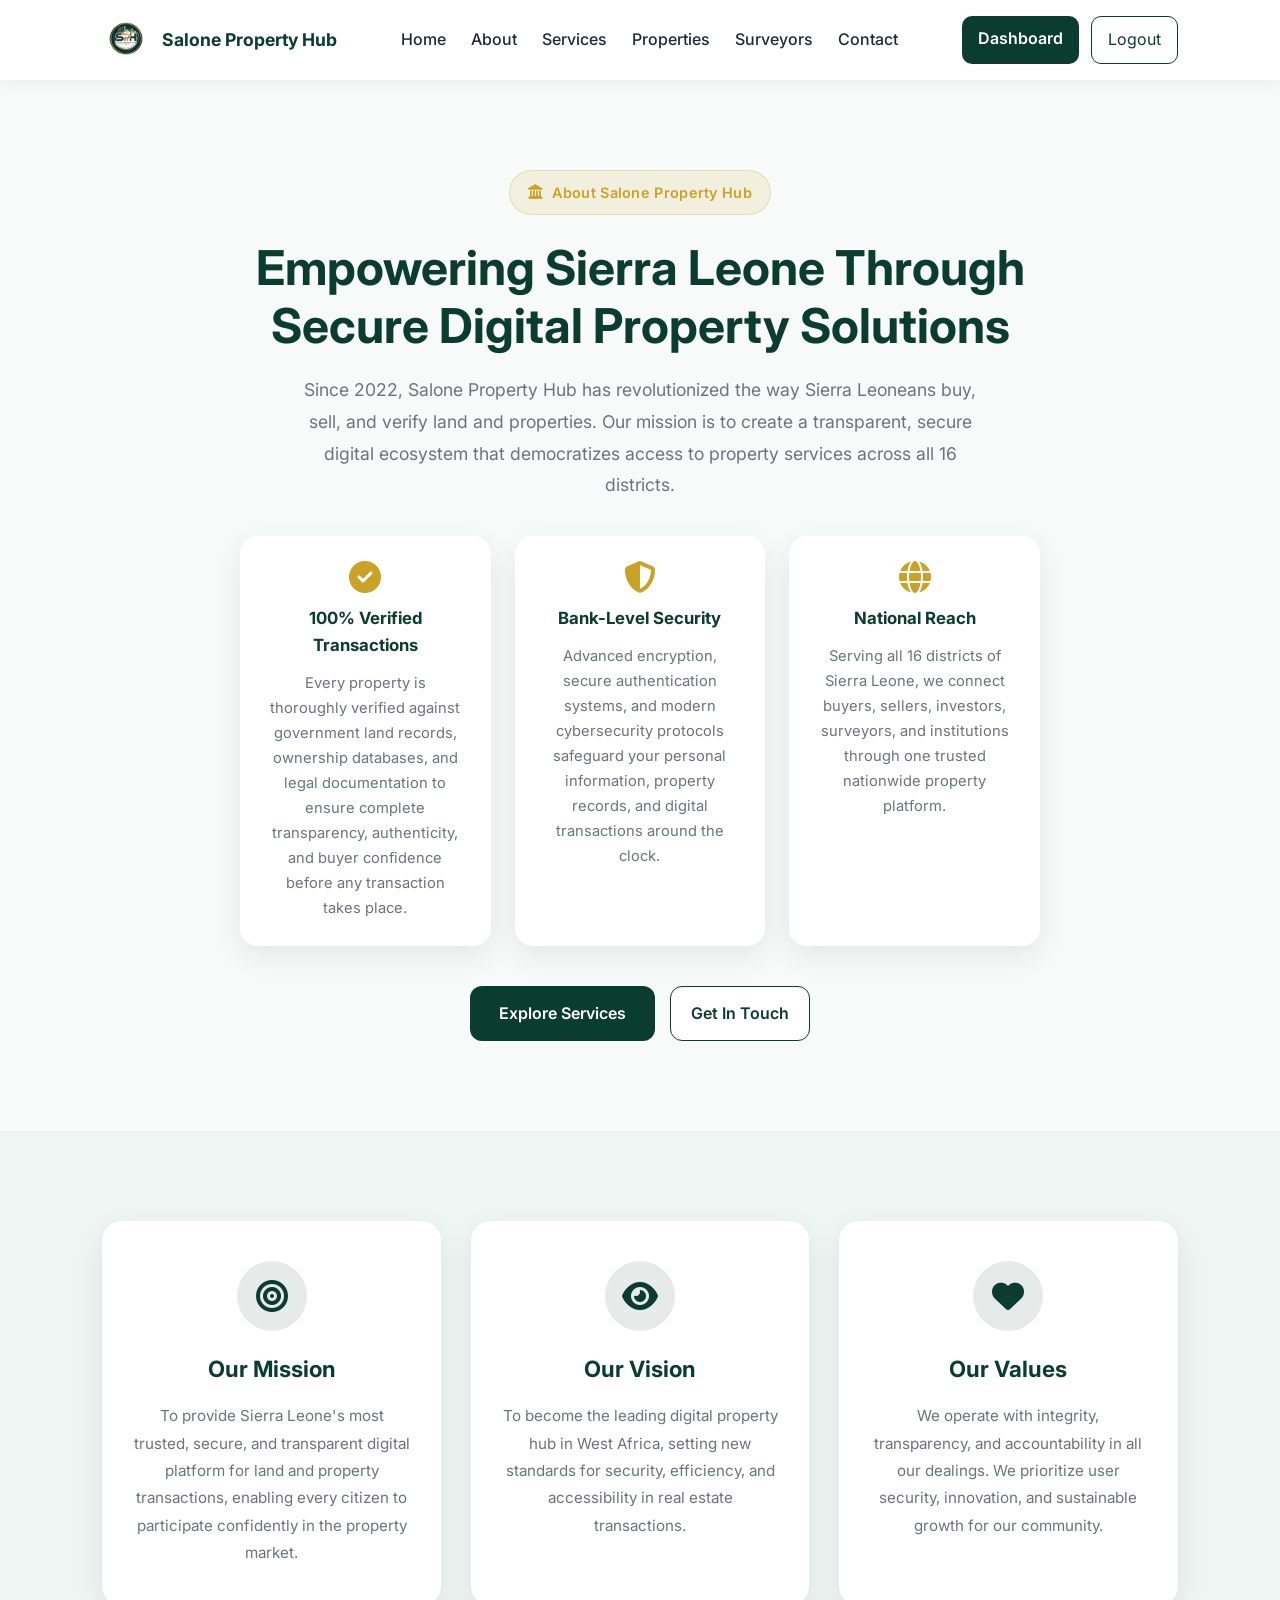
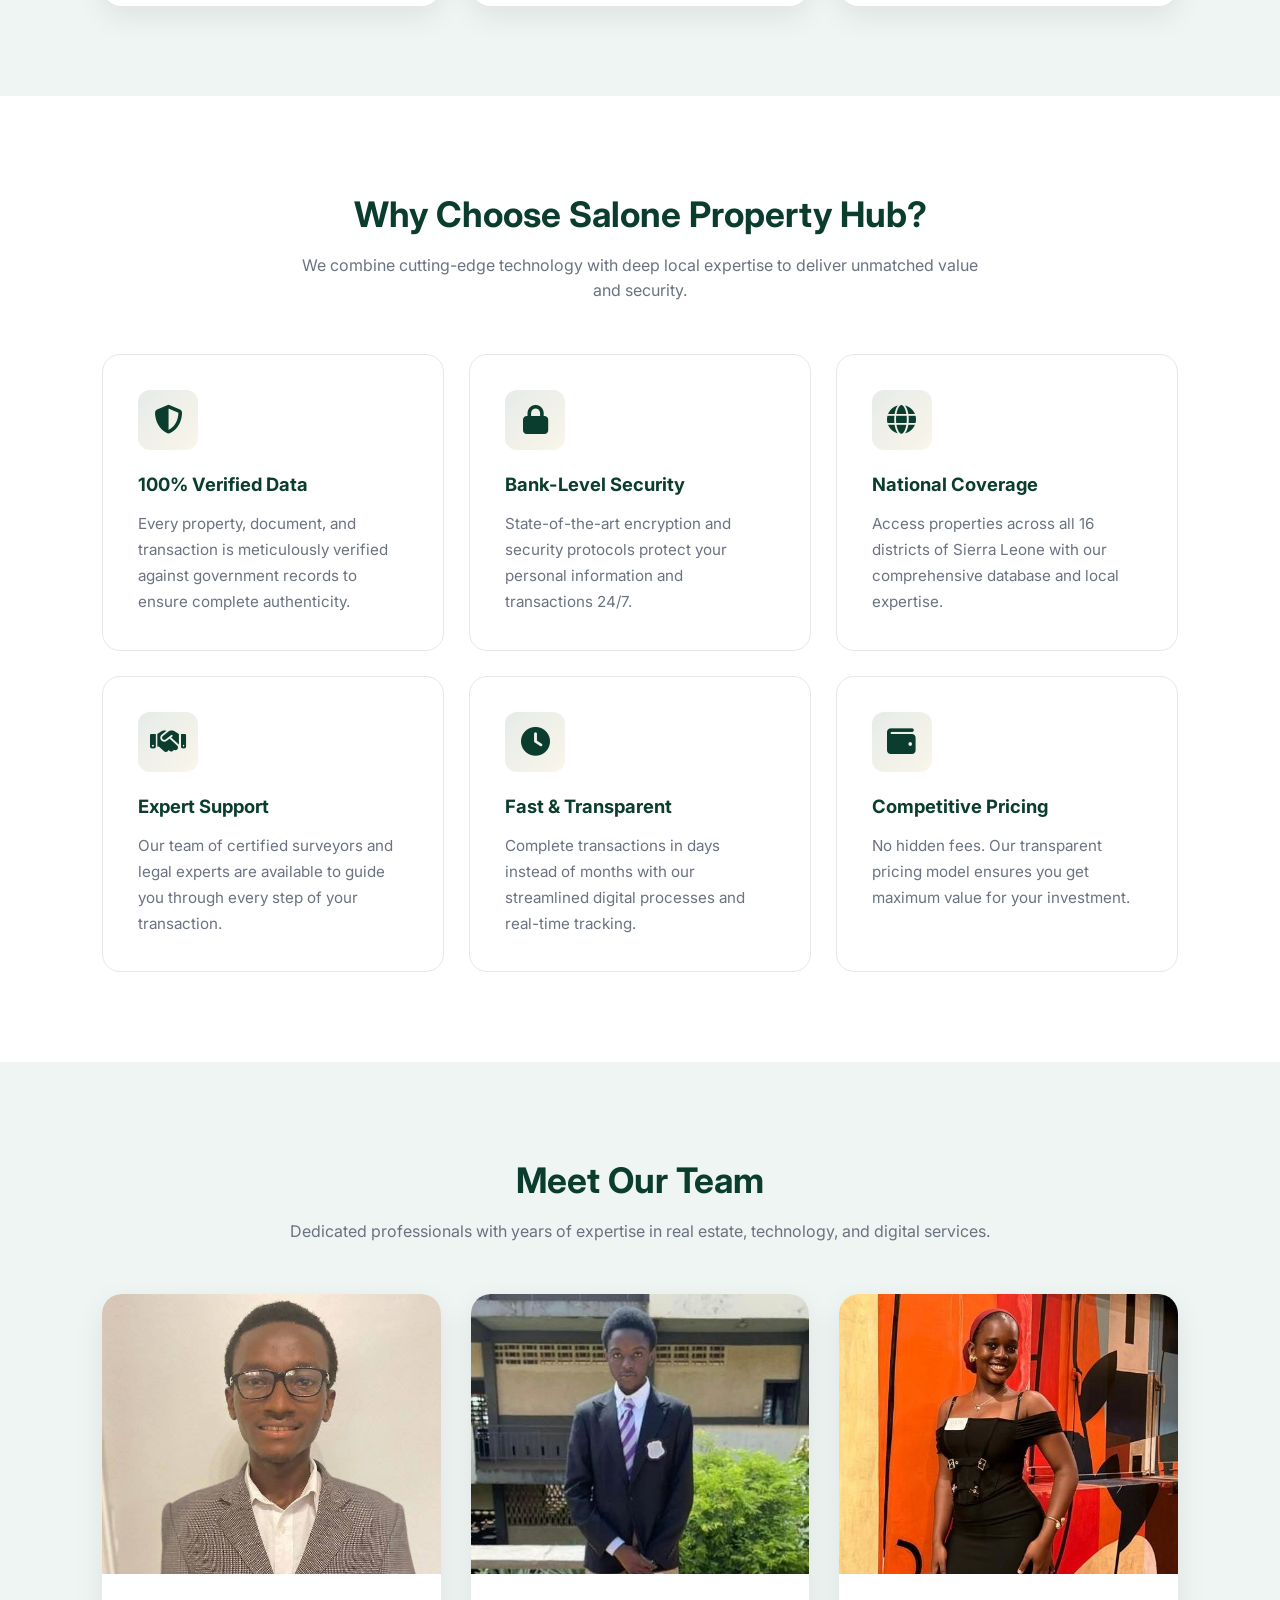
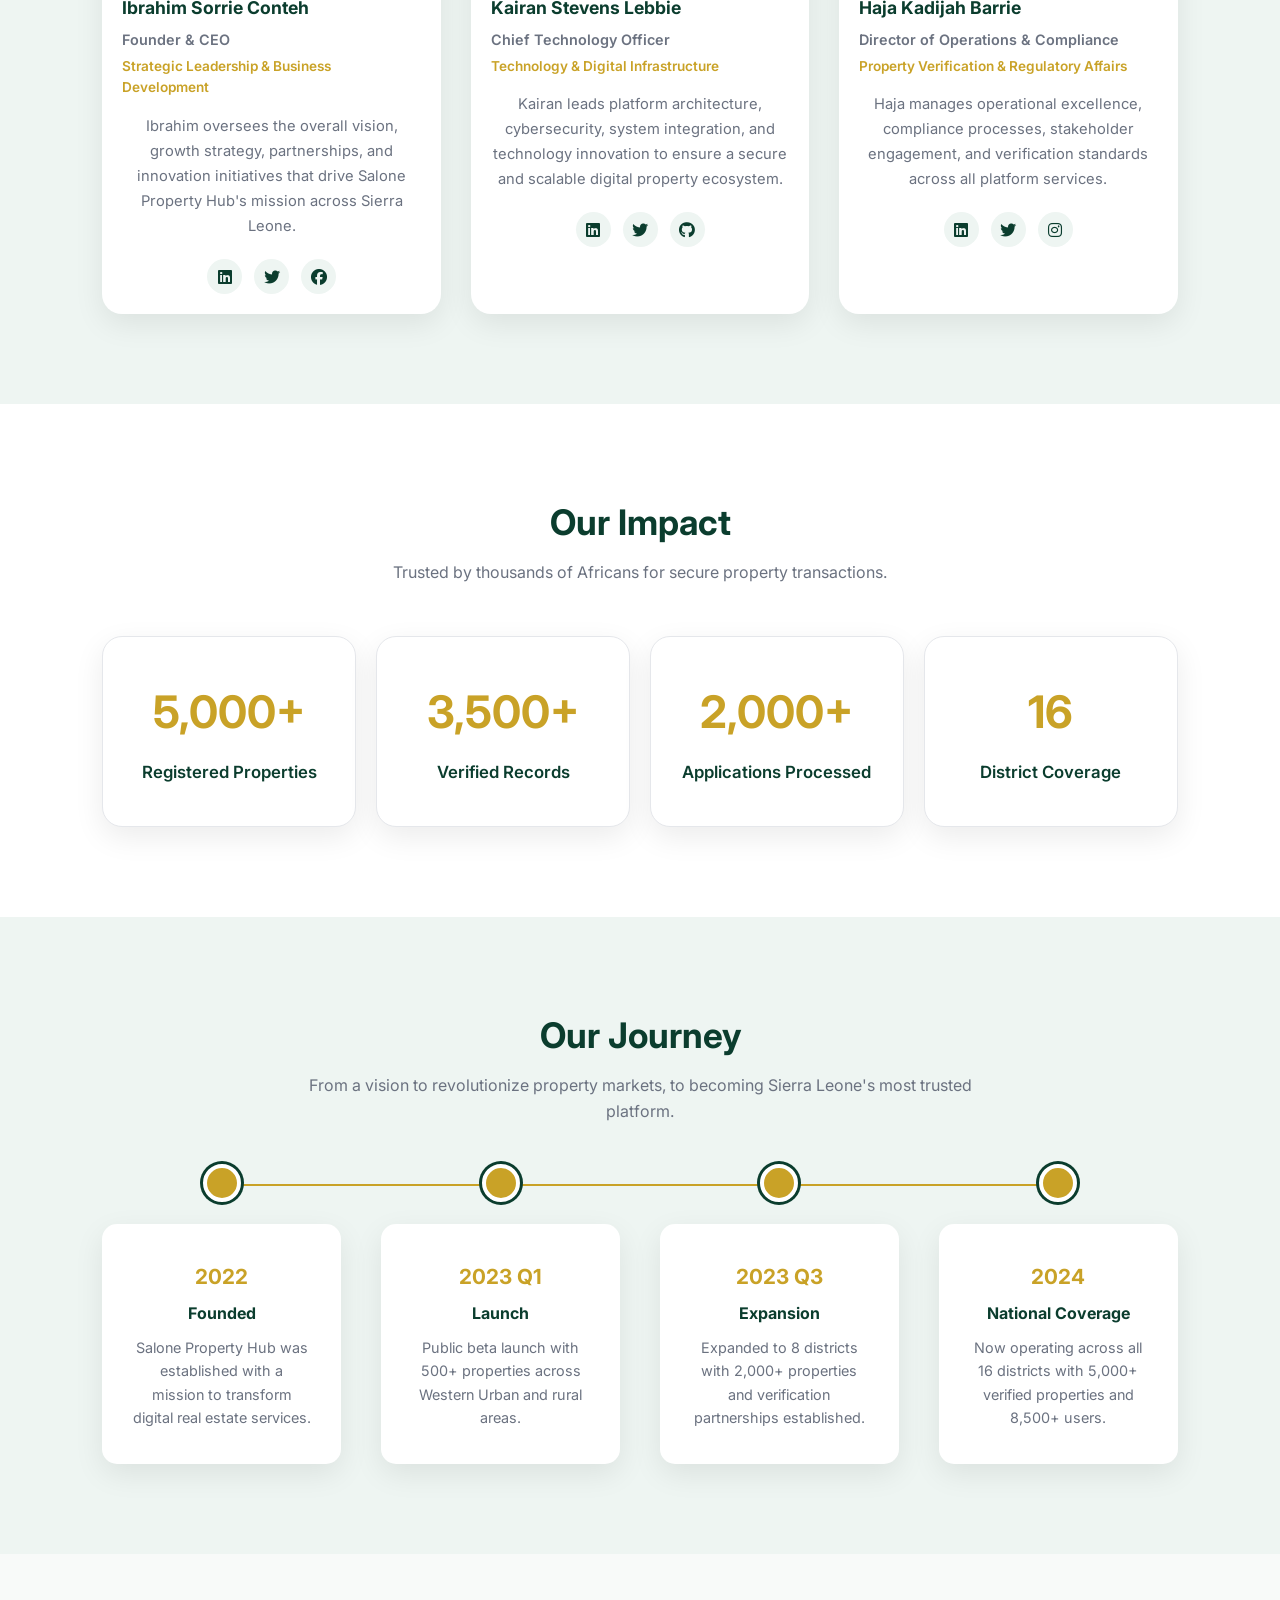
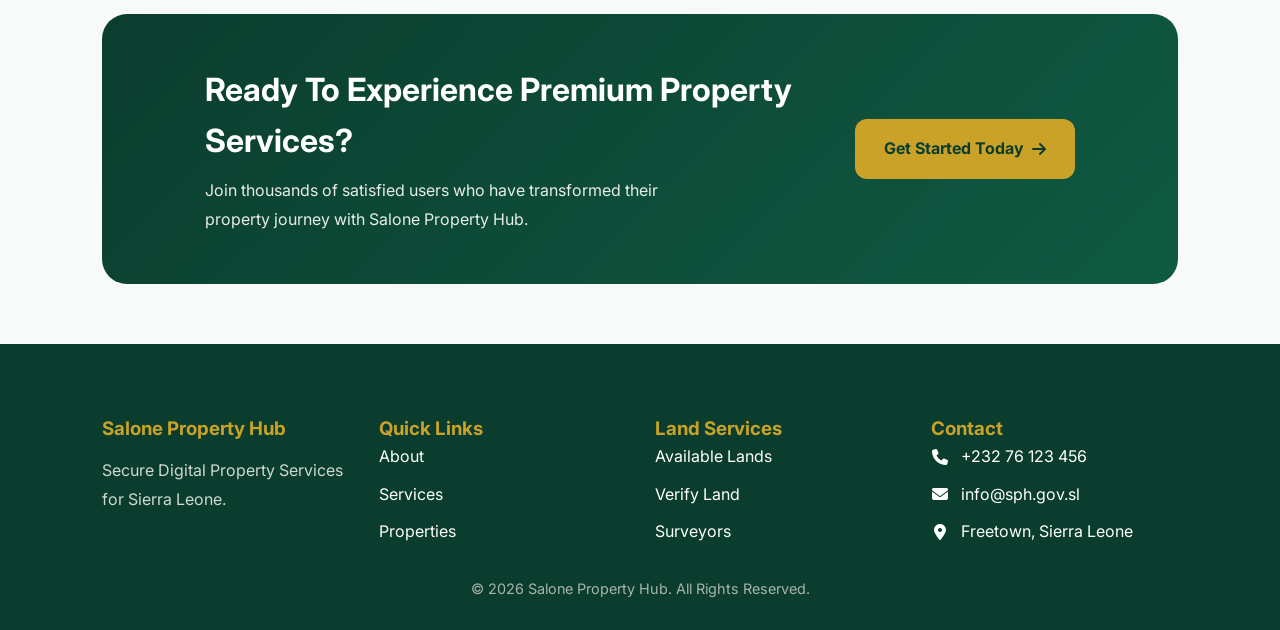
<file: about.html>
<!DOCTYPE html>
<html lang="en">
<head>
    <meta charset="UTF-8">
    <meta name="viewport" content="width=device-width, initial-scale=1.0">
    <title>About Us | Salone Property Hub</title>

    <link rel="stylesheet" href="css/about.css">
    <link rel="stylesheet" href="https://cdnjs.cloudflare.com/ajax/libs/font-awesome/6.5.1/css/all.min.css">
    <link href="https://fonts.googleapis.com/css2?family=Inter:wght@300;400;500;600;700;800&display=swap" rel="stylesheet">
</head>
<body>

<!-- ================= NAVBAR ================= -->

<header>

    <nav class="navbar">

        <a href="home.html" class="logo-area">
            <img src="images/logo.png" alt="SPH Logo">
            <span>Salone Property Hub</span>
        </a>

        <button class="hamburger" aria-label="Toggle navigation">
            <span></span>
            <span></span>
            <span></span>
        </button>

        <ul class="nav-links">
            <li><a class="hov" href="home.html">Home</a></li>
            <li><a class="hov" href="about.html" class="active">About</a></li>
            <li><a class="hov" href="services.html">Services</a></li>
            <li><a class="hov" href="properties.html">Properties</a></li>
            <li><a class="hov" href="surveyors.html">Surveyors</a></li>
            <li><a class="hov" href="contact.html">Contact</a></li>
            <li class="nav-buttons-mobile">
                <a href="#" class="dashboard-btn">Dashboard</a>
                <a href="login.html" class="logout-btn">Logout</a>
            </li>
        </ul>

        <div class="nav-buttons">
            <a href="#" class="dashboard-btn">Dashboard</a>
            <a href="login.html" class="logout-btn">Logout</a>
        </div>

    </nav>

</header>

<!-- ================= ABOUT HERO ================= -->

<section class="about-hero">

    <div class="hero-wrapper">
        <span class="hero-badge">
            <i class="fa-solid fa-landmark"></i>
            About Salone Property Hub
        </span>

        <h1>
            Empowering Sierra Leone Through Secure Digital Property Solutions
        </h1>

        <p class="hero-intro">
            Since 2022, Salone Property Hub has revolutionized the way Sierra Leoneans buy, sell, and verify land and properties. Our mission is to create a transparent, secure digital ecosystem that democratizes access to property services across all 16 districts.
        </p>

    <div class="hero-highlights">

    <div class="highlight-item">
        <i class="fa-solid fa-check-circle"></i>

        <h4>100% Verified Transactions</h4>

        <p>
            Every property is thoroughly verified against government land records,
            ownership databases, and legal documentation to ensure complete
            transparency, authenticity, and buyer confidence before any
            transaction takes place.
        </p>
    </div>

    <div class="highlight-item">
        <i class="fa-solid fa-shield-halved"></i>

        <h4>Bank-Level Security</h4>

        <p>
            Advanced encryption, secure authentication systems, and modern
            cybersecurity protocols safeguard your personal information,
            property records, and digital transactions around the clock.
        </p>
    </div>

    <div class="highlight-item">
        <i class="fa-solid fa-globe"></i>

        <h4>National Reach</h4>

        <p>
            Serving all 16 districts of Sierra Leone, we connect buyers,
            sellers, investors, surveyors, and institutions through one trusted
            nationwide property platform.
        </p>
    </div>

    </div>

        <div class="hero-buttons">
            <a href="services.html" class="primary-btn">
                Explore Services
            </a>

            <a href="contact.html" class="secondary-btn">
                Get In Touch
            </a>
        </div>
    </div>

</section>

<!-- ================= MISSION & VISION ================= -->

<section class="mission-vision">

    <div class="mission-card">
        <div class="card-icon">
            <i class="fa-solid fa-bullseye"></i>
        </div>
        <h3>Our Mission</h3>
        <p>
            To provide Sierra Leone's most trusted, secure, and transparent digital platform for land and property transactions, enabling every citizen to participate confidently in the property market.
        </p>
    </div>

    <div class="vision-card">
        <div class="card-icon">
            <i class="fa-solid fa-eye"></i>
        </div>
        <h3>Our Vision</h3>
        <p>
            To become the leading digital property hub in West Africa, setting new standards for security, efficiency, and accessibility in real estate transactions.
        </p>
    </div>

    <div class="values-card">
        <div class="card-icon">
            <i class="fa-solid fa-heart"></i>
        </div>
        <h3>Our Values</h3>
        <p>
            We operate with integrity, transparency, and accountability in all our dealings. We prioritize user security, innovation, and sustainable growth for our community.
        </p>
    </div>

</section>

<!-- ================= WHY CHOOSE US ================= -->

<section class="why-us">

    <div class="section-header">
        <h2>Why Choose Salone Property Hub?</h2>
        <p>
            We combine cutting-edge technology with deep local expertise to deliver unmatched value and security.
        </p>
    </div>

    <div class="features-grid">

        <div class="feature-card">
            <div class="feature-icon">
                <i class="fa-solid fa-shield-halved"></i>
            </div>
            <h3>100% Verified Data</h3>
            <p>Every property, document, and transaction is meticulously verified against government records to ensure complete authenticity.</p>
        </div>

        <div class="feature-card">
            <div class="feature-icon">
                <i class="fa-solid fa-lock"></i>
            </div>
            <h3>Bank-Level Security</h3>
            <p>State-of-the-art encryption and security protocols protect your personal information and transactions 24/7.</p>
        </div>

        <div class="feature-card">
            <div class="feature-icon">
                <i class="fa-solid fa-globe"></i>
            </div>
            <h3>National Coverage</h3>
            <p>Access properties across all 16 districts of Sierra Leone with our comprehensive database and local expertise.</p>
        </div>

        <div class="feature-card">
            <div class="feature-icon">
                <i class="fa-solid fa-handshake"></i>
            </div>
            <h3>Expert Support</h3>
            <p>Our team of certified surveyors and legal experts are available to guide you through every step of your transaction.</p>
        </div>

        <div class="feature-card">
            <div class="feature-icon">
                <i class="fa-solid fa-clock"></i>
            </div>
            <h3>Fast & Transparent</h3>
            <p>Complete transactions in days instead of months with our streamlined digital processes and real-time tracking.</p>
        </div>

        <div class="feature-card">
            <div class="feature-icon">
                <i class="fa-solid fa-wallet"></i>
            </div>
            <h3>Competitive Pricing</h3>
            <p>No hidden fees. Our transparent pricing model ensures you get maximum value for your investment.</p>
        </div>

    </div>

</section>

<!-- ================= TEAM SECTION ================= -->

<section class="team-section">

    <div class="section-header">
        <h2>Meet Our Team</h2>
        <p>
            Dedicated professionals with years of expertise in real estate, technology, and digital services.
        </p>
    </div>

    <div class="team-grid">

    <div class="team-card">
        <div class="team-image">
            <img src="./images/team/sorrie.jpg" alt="Ibrahim Sorrie Conteh">
        </div>

        <h3>Ibrahim Sorrie Conteh</h3>
        <p>Founder & CEO</p>

        <span>
            Strategic Leadership & Business Development
        </span>

        <div class="team-description">
            Ibrahim oversees the overall vision, growth strategy,
            partnerships, and innovation initiatives that drive
            Salone Property Hub's mission across Sierra Leone.
        </div>

        <div class="team-socials">
            <a href="#"><i class="fab fa-linkedin"></i></a>
            <a href="#"><i class="fab fa-twitter"></i></a>
            <a href="#"><i class="fab fa-facebook"></i></a>
        </div>
    </div>

    <div class="team-card">
        <div class="team-image">
            <img src="./images/team/kai.jpg" alt="Kairan Stevens Lebbie">
        </div>

        <h3>Kairan Stevens Lebbie</h3>
        <p>Chief Technology Officer</p>

        <span>
            Technology & Digital Infrastructure
        </span>

        <div class="team-description">
            Kairan leads platform architecture, cybersecurity,
            system integration, and technology innovation to
            ensure a secure and scalable digital property ecosystem.
        </div>

        <div class="team-socials">
            <a href="#"><i class="fab fa-linkedin"></i></a>
            <a href="#"><i class="fab fa-twitter"></i></a>
            <a href="#"><i class="fab fa-github"></i></a>
        </div>
    </div>

    <div class="team-card">
        <div class="team-image">
            <img src="./images/team/haja.jpg" alt="Haja Kadijah Barrie">
        </div>

        <h3>Haja Kadijah Barrie</h3>
        <p>Director of Operations & Compliance</p>

        <span>
            Property Verification & Regulatory Affairs
        </span>

        <div class="team-description">
            Haja manages operational excellence, compliance
            processes, stakeholder engagement, and verification
            standards across all platform services.
        </div>

        <div class="team-socials">
            <a href="#"><i class="fab fa-linkedin"></i></a>
            <a href="#"><i class="fab fa-twitter"></i></a>
            <a href="#"><i class="fab fa-instagram"></i></a>
        </div>
    </div>

    </div>

</section>

<!-- ================= BY THE NUMBERS ================= -->

<section class="by-numbers">

    <div class="section-header">
        <h2>Our Impact</h2>
        <p>
            Trusted by thousands of Africans for secure property transactions.
        </p>
    </div>

    <div class="numbers-grid">

        <div class="number-card">
            <h2>5,000+</h2>
            <p>Registered Properties</p>
        </div>

        <div class="number-card">
            <h2>3,500+</h2>
            <p>Verified Records</p>
        </div>

        <div class="number-card">
            <h2>2,000+</h2>
            <p>Applications Processed</p>
        </div>

        <div class="number-card">
            <h2>16</h2>
            <p>District Coverage</p>
        </div>

    </div>

</section>

<!-- ================= TIMELINE ================= -->

<section class="timeline-section">

    <div class="section-header">
        <h2>Our Journey</h2>
        <p>
            From a vision to revolutionize property markets, to becoming Sierra Leone's most trusted platform.
        </p>
    </div>

    <div class="timeline">

        <div class="timeline-item">
            <div class="timeline-content">
                <h3>2022</h3>
                <p><strong>Founded</strong></p>
                <span>Salone Property Hub was established with a mission to transform digital real estate services.</span>
            </div>
        </div>

        <div class="timeline-item">
            <div class="timeline-content">
                <h3>2023 Q1</h3>
                <p><strong>Launch</strong></p>
                <span>Public beta launch with 500+ properties across Western Urban and rural areas.</span>
            </div>
        </div>

        <div class="timeline-item">
            <div class="timeline-content">
                <h3>2023 Q3</h3>
                <p><strong>Expansion</strong></p>
                <span>Expanded to 8 districts with 2,000+ properties and verification partnerships established.</span>
            </div>
        </div>

        <div class="timeline-item">
            <div class="timeline-content">
                <h3>2024</h3>
                <p><strong>National Coverage</strong></p>
                <span>Now operating across all 16 districts with 5,000+ verified properties and 8,500+ users.</span>
            </div>
        </div>

    </div>

</section>

<!-- ================= CTA SECTION ================= -->

<section class="cta-final">

    <div>
        <h2>Ready To Experience Premium Property Services?</h2>
        <p>
            Join thousands of satisfied users who have transformed their property journey with Salone Property Hub.
        </p>
    </div>

    <a href="services.html" class="cta-btn">
        Get Started Today
        <i class="fa-solid fa-arrow-right"></i>
    </a>

</section>

<!-- ================= FOOTER ================= -->

<footer>

    <div class="footer-grid">

        <div>

            <h3>Salone Property Hub</h3>

            <p>
                Secure Digital Property Services for Sierra Leone.
            </p>

        </div>

        <div>

            <h3>Quick Links</h3>

            <a href="about.html">About</a>
            <a href="services.html">Services</a>
            <a href="properties.html">Properties</a>

        </div>

        <div>

            <h3>Land Services</h3>

            <a href="lands.html">Available Lands</a>
            <a href="verify.html">Verify Land</a>
            <a href="surveyors.html">Surveyors</a>

        </div>

        <div>

            <h3>Contact</h3>

            <div class="contact-item">
                <i class="fa-solid fa-phone"></i>
                <span>+232 76 123 456</span>
            </div>

            <div class="contact-item">
                <i class="fa-solid fa-envelope"></i>
                <span>info@sph.gov.sl</span>
            </div>

            <div class="contact-item">
                <i class="fa-solid fa-location-dot"></i>
                <span>Freetown, Sierra Leone</span>
            </div>

        </div>

    </div>

    <div class="copyright">
        © 2026 Salone Property Hub. All Rights Reserved.
    </div>

</footer>

<script>
    document.addEventListener("DOMContentLoaded", () => {
        const hamburger = document.querySelector(".hamburger");
        const navLinks = document.querySelector(".nav-links");

        hamburger?.addEventListener("click", () => {
            hamburger.classList.toggle("active");
            navLinks.classList.toggle("active");
        });

        navLinks?.querySelectorAll("a").forEach(link => {
            link.addEventListener("click", () => {
                hamburger.classList.remove("active");
                navLinks.classList.remove("active");
            });
        });

        document.addEventListener("click", (e) => {
            if (!hamburger?.contains(e.target) && !navLinks?.contains(e.target)) {
                hamburger?.classList.remove("active");
                navLinks?.classList.remove("active");
            }
        });
    });
</script>

</body>
</html>
</file>
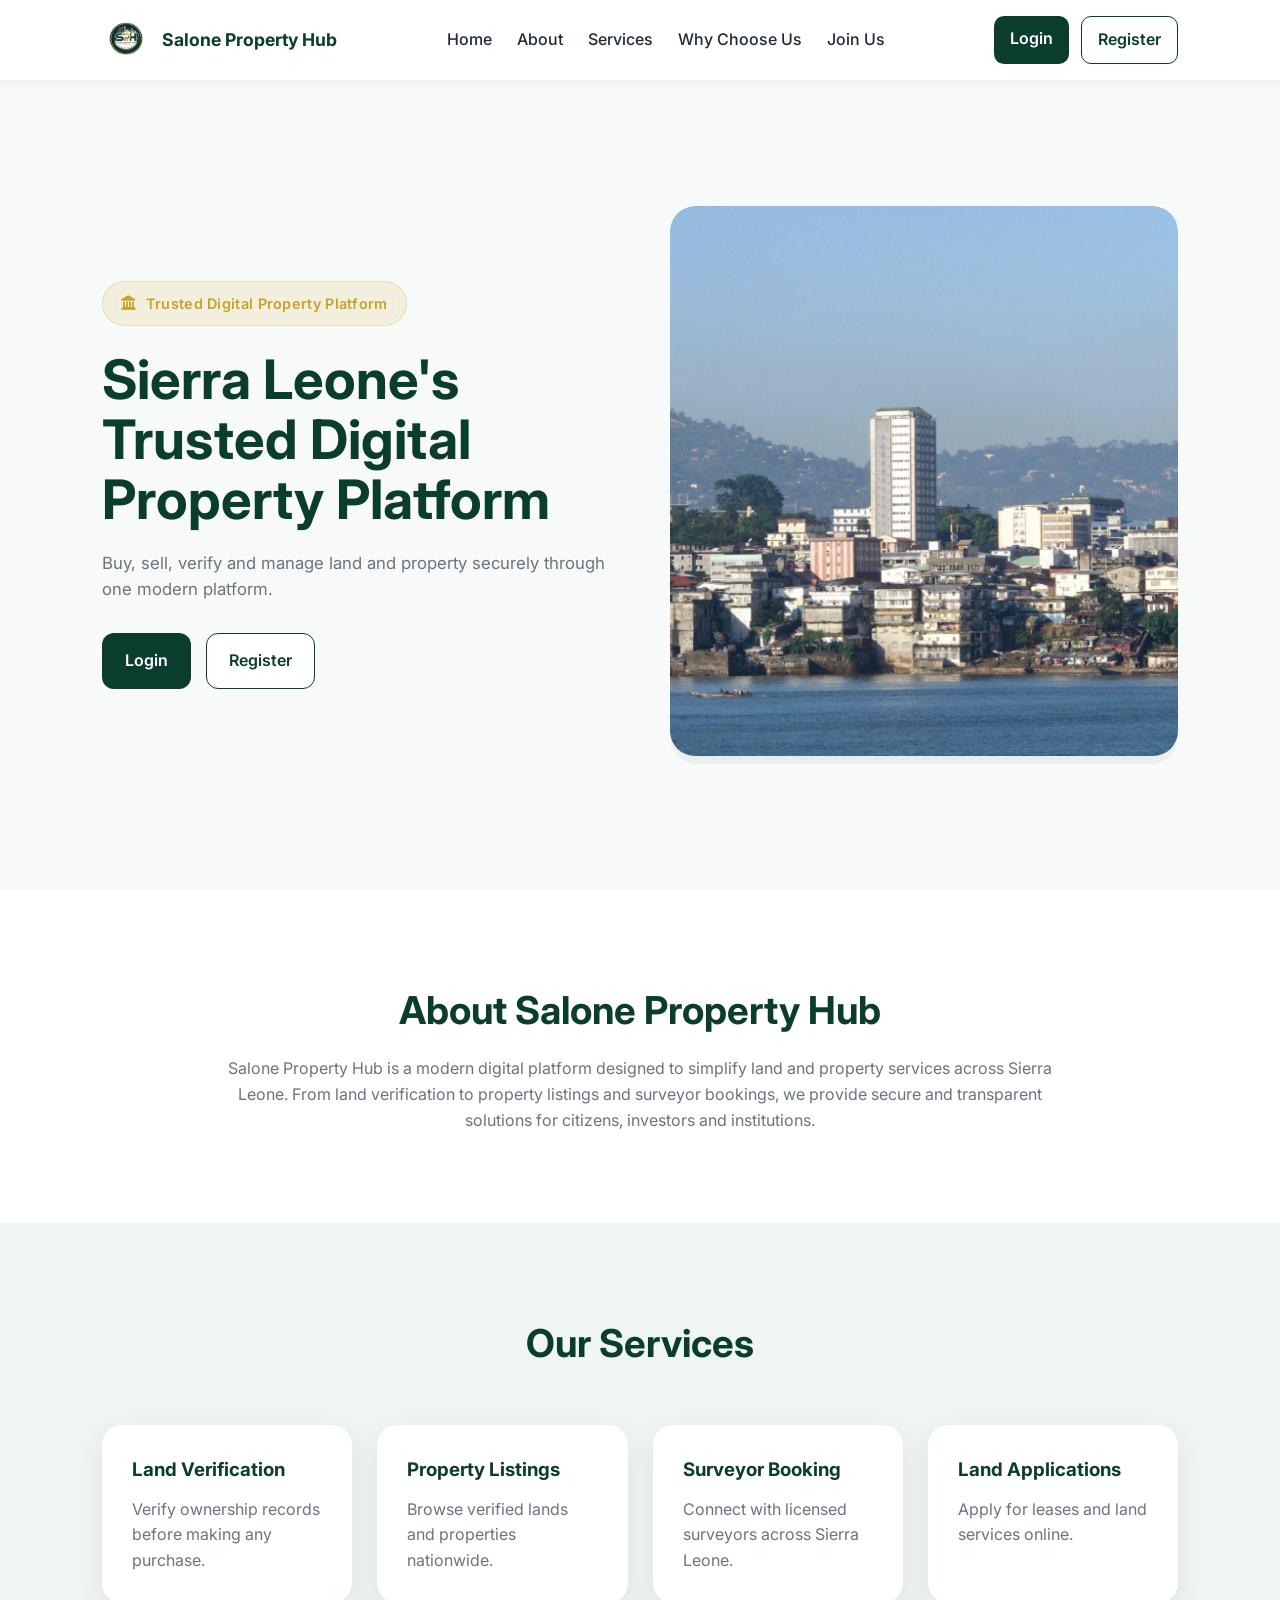
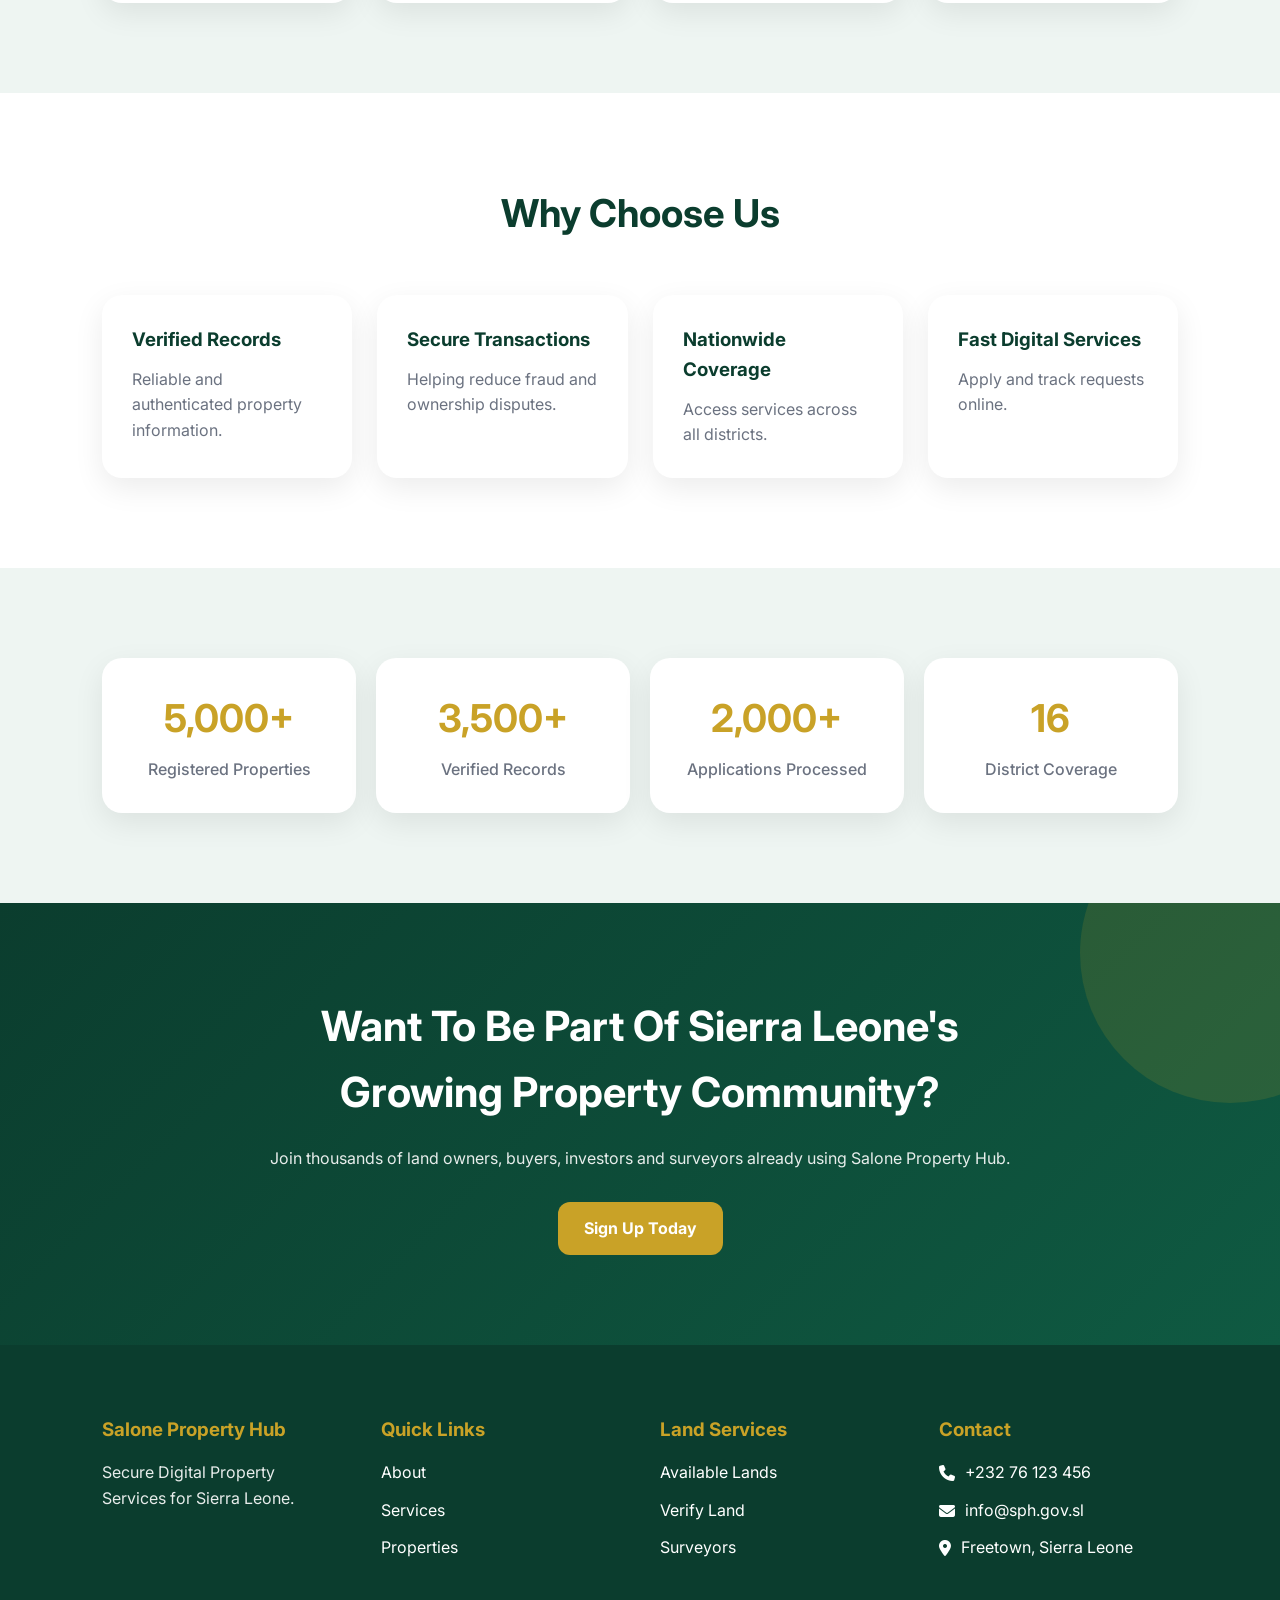
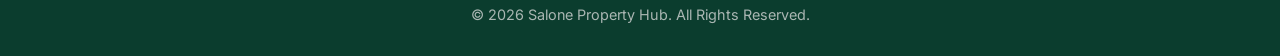
<file: landing_page.html>
<!DOCTYPE html>
<html lang="en">
<head>
<meta charset="UTF-8">
<meta name="viewport" content="width=device-width, initial-scale=1.0">

<title>Salone Property Hub</title>

<link rel="stylesheet" href="css/landing_page.css">

<link rel="stylesheet"
href="https://cdnjs.cloudflare.com/ajax/libs/font-awesome/6.5.1/css/all.min.css">

<link href="https://fonts.googleapis.com/css2?family=Inter:wght@300;400;500;600;700;800&display=swap"
rel="stylesheet">
</head>
<body>

<header>

<nav class="navbar">

<a href="#" class="logo-area">
<img src="images/logo.png" alt="">
<span>Salone Property Hub</span>
</a>

<button class="hamburger" aria-label="Toggle navigation">
<span></span>
<span></span>
<span></span>
</button>

<ul class="nav-links">
<li><a class="hov" href="#home">Home</a></li>
<li><a class="hov" href="#about">About</a></li>
<li><a class="hov" href="#services">Services</a></li>
<li><a class="hov" href="#why">Why Choose Us</a></li>
<li><a class="hov" href="#join">Join Us</a></li>
<li class="nav-buttons-mobile">
<a href="login.html" class="dashboard-btn">Login</a>
<a href="register.html" class="logout-btn">Register</a>
</li>
</ul>

<div class="nav-buttons">
<a href="login.html" class="dashboard-btn">Login</a>
<a href="register.html" class="logout-btn">Register</a>
</div>

</nav>

</header>

<section class="hero" id="home">

<div class="hero-content">

<span class="hero-badge">
<i class="fa-solid fa-landmark"></i>
Trusted Digital Property Platform
</span>

<h1>
Sierra Leone's Trusted Digital Property Platform
</h1>

<p>
Buy, sell, verify and manage land and property securely through one modern platform.
</p>

<div class="hero-buttons">
<a href="login.html" class="primary-btn">Login</a>
<a href="register.html" class="secondary-btn">Register</a>
</div>

</div>

<div class="hero-image">
<img src="images/home/hero 3.jpg" alt="">
</div>

</section>

<section id="about">

<div class="section-header">
<h2>About Salone Property Hub</h2>

<p>
Salone Property Hub is a modern digital platform designed to simplify land and property services across Sierra Leone. From land verification to property listings and surveyor bookings, we provide secure and transparent solutions for citizens, investors and institutions.
</p>
</div>

</section>

<section id="services" class="services-section">

<div class="section-header">
<h2>Our Services</h2>
</div>

<div class="services-grid">

<div class="service-card">
<h3>Land Verification</h3>
<p>Verify ownership records before making any purchase.</p>
</div>

<div class="service-card">
<h3>Property Listings</h3>
<p>Browse verified lands and properties nationwide.</p>
</div>

<div class="service-card">
<h3>Surveyor Booking</h3>
<p>Connect with licensed surveyors across Sierra Leone.</p>
</div>

<div class="service-card">
<h3>Land Applications</h3>
<p>Apply for leases and land services online.</p>
</div>

</div>

</section>

<section id="why">

<div class="section-header">
<h2>Why Choose Us</h2>
</div>

<div class="services-grid">

<div class="service-card">
<h3>Verified Records</h3>
<p>Reliable and authenticated property information.</p>
</div>

<div class="service-card">
<h3>Secure Transactions</h3>
<p>Helping reduce fraud and ownership disputes.</p>
</div>

<div class="service-card">
<h3>Nationwide Coverage</h3>
<p>Access services across all districts.</p>
</div>

<div class="service-card">
<h3>Fast Digital Services</h3>
<p>Apply and track requests online.</p>
</div>

</div>

</section>

<section class="stats-wrapper">

<div class="stats-section">

<div class="stat-card">
<h2>5,000+</h2>
<p>Registered Properties</p>
</div>

<div class="stat-card">
<h2>3,500+</h2>
<p>Verified Records</p>
</div>

<div class="stat-card">
<h2>2,000+</h2>
<p>Applications Processed</p>
</div>

<div class="stat-card">
<h2>16</h2>
<p>District Coverage</p>
</div>

</div>

</section>

<section id="join" class="join-section">

<div class="join-content">

<h2>
Want To Be Part Of Sierra Leone's Growing Property Community?
</h2>

<p>
Join thousands of land owners, buyers, investors and surveyors already using Salone Property Hub.
</p>

<a href="register.html" class="join-btn">
Sign Up Today
</a>

</div>

</section>

<footer>

<div class="footer-grid">

<div>
<h3>Salone Property Hub</h3>

<p>
Secure Digital Property Services for Sierra Leone.
</p>
</div>

<div>
<h3>Quick Links</h3>

<a href="about.html">About</a>
<a href="services.html">Services</a>
<a href="properties.html">Properties</a>
</div>

<div>
<h3>Land Services</h3>

<a href="lands.html">Available Lands</a>
<a href="verify.html">Verify Land</a>
<a href="surveyors.html">Surveyors</a>
</div>

<div>
<h3>Contact</h3>

<div class="contact-item">
<i class="fa-solid fa-phone"></i>
<span>+232 76 123 456</span>
</div>

<div class="contact-item">
<i class="fa-solid fa-envelope"></i>
<span>info@sph.gov.sl</span>
</div>

<div class="contact-item">
<i class="fa-solid fa-location-dot"></i>
<span>Freetown, Sierra Leone</span>
</div>

</div>

</div>

<div class="copyright">
© 2026 Salone Property Hub. All Rights Reserved.
</div>

</footer>

<script>
    document.addEventListener("DOMContentLoaded", () => {
        const hamburger = document.querySelector(".hamburger");
        const navLinks = document.querySelector(".nav-links");

        hamburger?.addEventListener("click", () => {
            hamburger.classList.toggle("active");
            navLinks.classList.toggle("active");
        });

        navLinks?.querySelectorAll("a").forEach(link => {
            link.addEventListener("click", () => {
                hamburger.classList.remove("active");
                navLinks.classList.remove("active");
            });
        });

        document.addEventListener("click", (e) => {
            if (!hamburger?.contains(e.target) && !navLinks?.contains(e.target)) {
                hamburger?.classList.remove("active");
                navLinks?.classList.remove("active");
            }
        });
    });
</script>

</body>
</html>
</file>
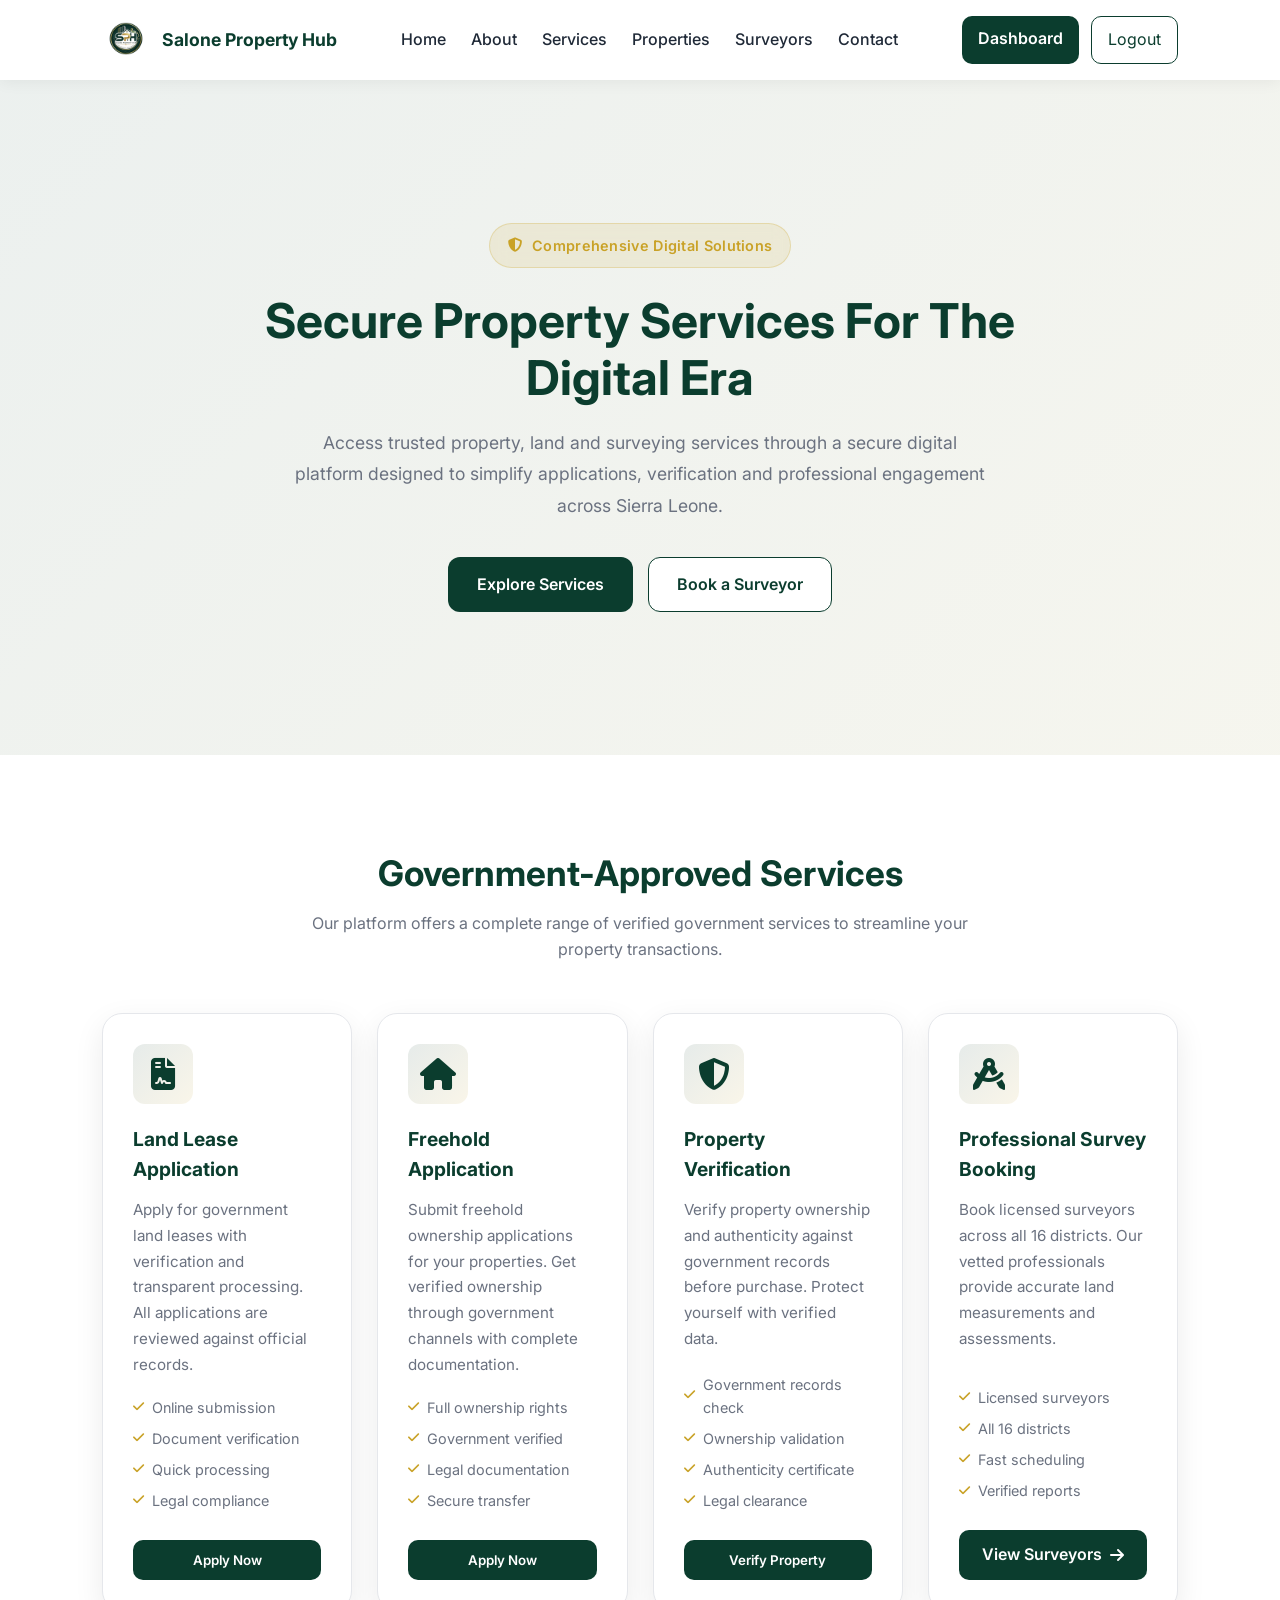
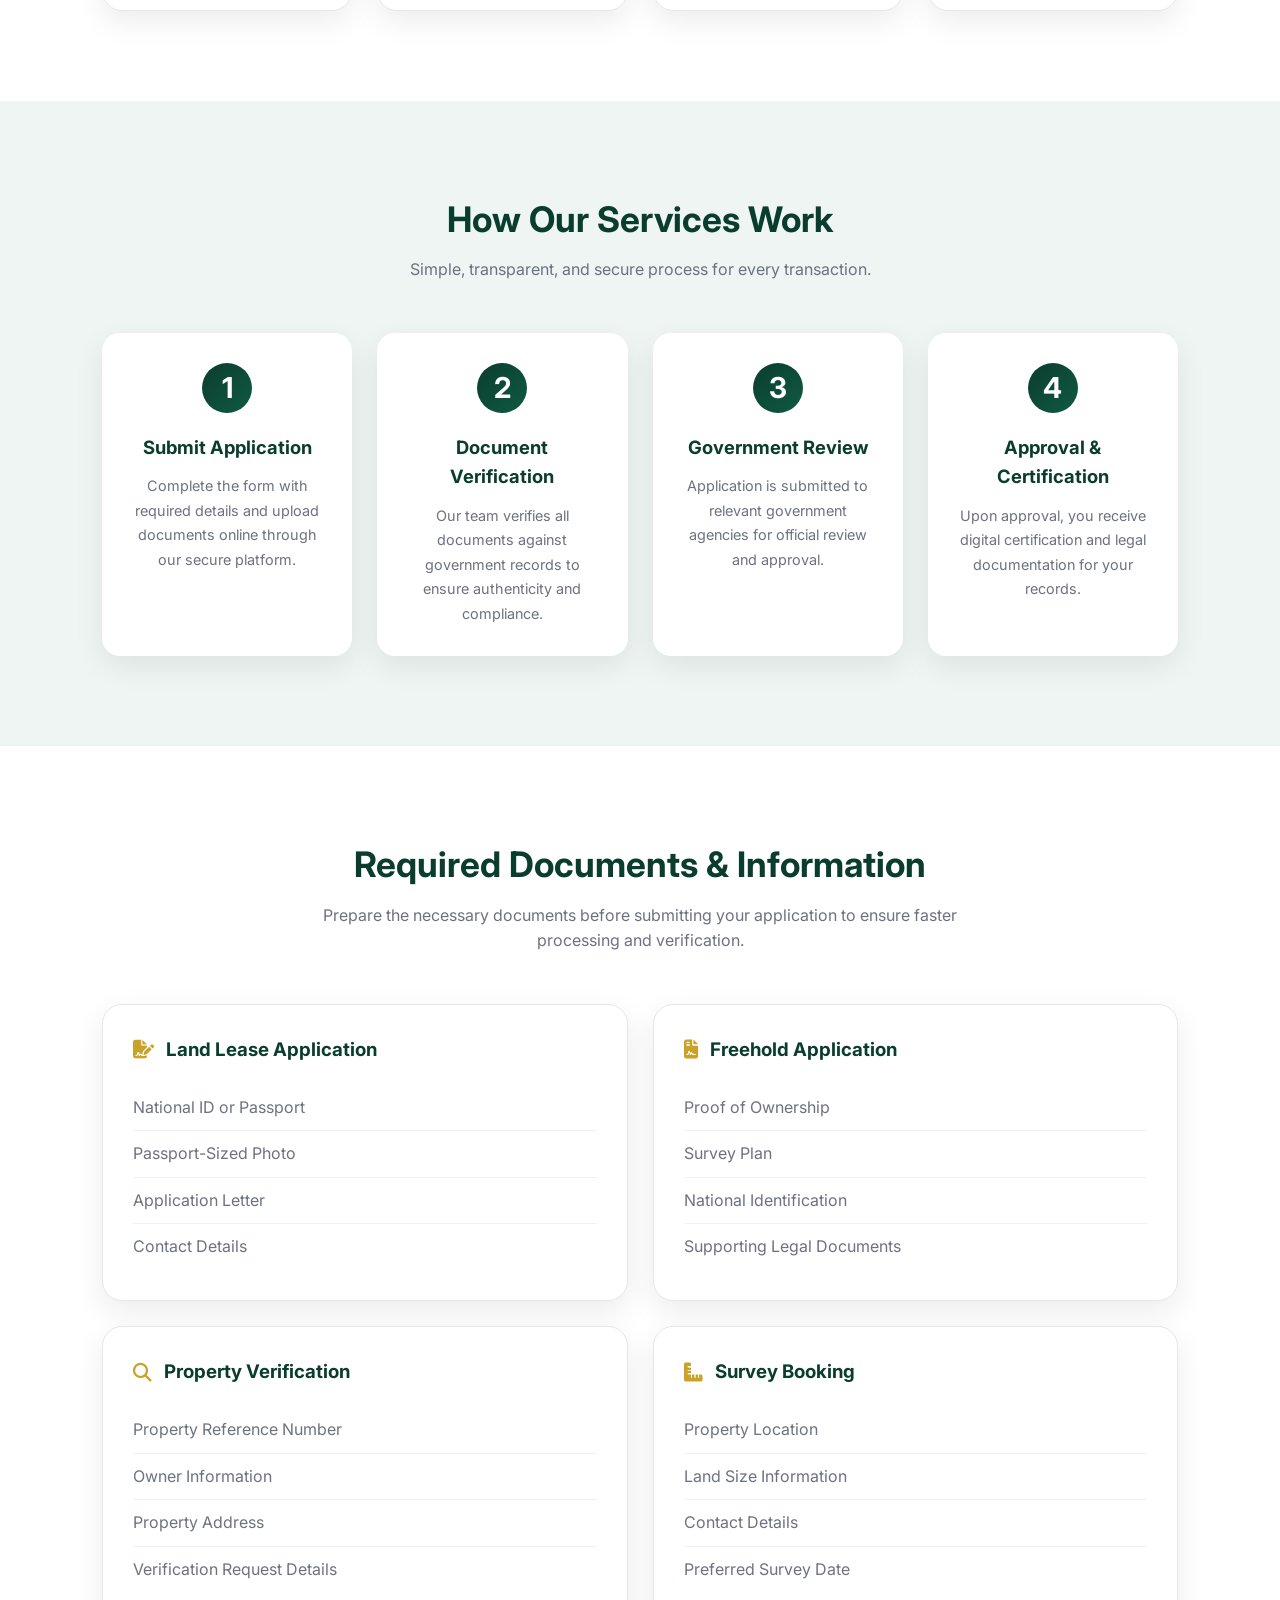
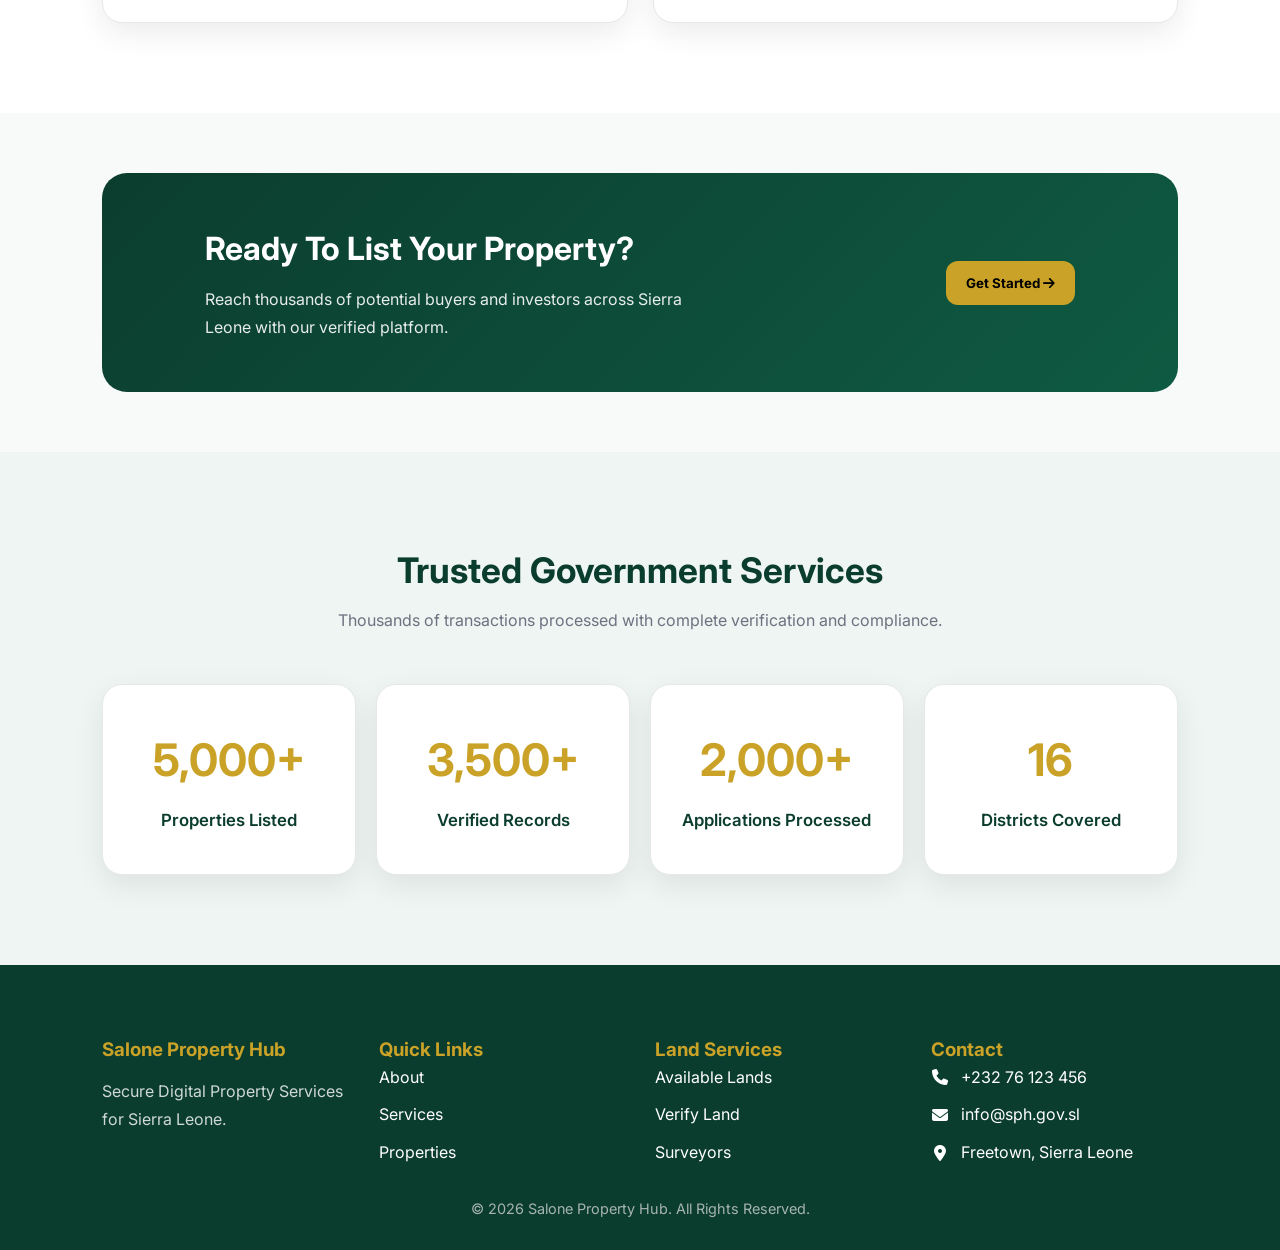
<file: services.html>
<!DOCTYPE html>
<html lang="en">
<head>
    <meta charset="UTF-8">
    <meta name="viewport" content="width=device-width, initial-scale=1.0">
    <title>Services | Salone Property Hub</title>

    <link rel="stylesheet" href="css/services.css">
    <link rel="stylesheet" href="https://cdnjs.cloudflare.com/ajax/libs/font-awesome/6.5.1/css/all.min.css">
    <link href="https://fonts.googleapis.com/css2?family=Inter:wght@300;400;500;600;700;800&display=swap" rel="stylesheet">
</head>
<body>

<!-- ================= NAVBAR ================= -->

<header>

    <nav class="navbar">

        <a href="home.html" class="logo-area">
            <img src="images/logo.png" alt="SPH Logo">
            <span>Salone Property Hub</span>
        </a>

        <button class="hamburger" aria-label="Toggle navigation">
            <span></span>
            <span></span>
            <span></span>
        </button>

        <ul class="nav-links">
            <li><a class="hov" href="home.html">Home</a></li>
            <li><a class="hov" href="about.html">About</a></li>
            <li><a class="hov" href="services.html" class="active">Services</a></li>
            <li><a class="hov" href="properties.html">Properties</a></li>
            <li><a class="hov" href="surveyors.html">Surveyors</a></li>
            <li><a class="hov" href="contact.html">Contact</a></li>
            <li class="nav-buttons-mobile">
                <a href="#" class="dashboard-btn">Dashboard</a>
                <a href="login.html" class="logout-btn">Logout</a>
            </li>
        </ul>

        <div class="nav-buttons">
            <a href="#" class="dashboard-btn">Dashboard</a>
            <a href="login.html" class="logout-btn">Logout</a>
        </div>

    </nav>

</header>

<!-- ================= HERO ================= -->
<section class="services-hero">

    <div class="hero-wrapper">

        <span class="hero-badge">
            <i class="fa-solid fa-shield-halved"></i>
            Comprehensive Digital Solutions
        </span>

        <h1>
            Secure Property Services For The Digital Era
        </h1>

        <p class="hero-intro">
            Access trusted property, land and surveying services through a secure digital platform designed to simplify applications, verification and professional engagement across Sierra Leone.
        </p>

        <div class="hero-buttons">
            <a href="#governmentServices" class="primary-btn">
                Explore Services
            </a>

            <a href="surveyors.html" class="secondary-btn">
                Book a Surveyor
            </a>
        </div>

    </div>

</section>

<!-- ================= GOVERNMENT SERVICES ================= -->

<section class="government-services" id="services-section">

    <div class="section-header">
        <h2>Government-Approved Services</h2>
        <p>
            Our platform offers a complete range of verified government services to streamline your property transactions.
        </p>
    </div>

    <div class="services-grid">

        <!-- LAND LEASE SERVICE -->
        <div class="service-card">
            <div class="service-icon">
                <i class="fa-solid fa-file-contract"></i>
            </div>
            <h3>Land Lease Application</h3>
            <p>
                Apply for government land leases with verification and transparent processing. All applications are reviewed against official records.
            </p>
            <ul class="service-features">
                <li><i class="fa-solid fa-check"></i> Online submission</li>
                <li><i class="fa-solid fa-check"></i> Document verification</li>
                <li><i class="fa-solid fa-check"></i> Quick processing</li>
                <li><i class="fa-solid fa-check"></i> Legal compliance</li>
            </ul>
            <button class="service-btn" data-service="lease">
                Apply Now
            </button>
        </div>

        <!-- FREEHOLD APPLICATION SERVICE -->
        <div class="service-card">
            <div class="service-icon">
                <i class="fa-solid fa-home"></i>
            </div>
            <h3>Freehold Application</h3>
            <p>
                Submit freehold ownership applications for your properties. Get verified ownership through government channels with complete documentation.
            </p>
            <ul class="service-features">
                <li><i class="fa-solid fa-check"></i> Full ownership rights</li>
                <li><i class="fa-solid fa-check"></i> Government verified</li>
                <li><i class="fa-solid fa-check"></i> Legal documentation</li>
                <li><i class="fa-solid fa-check"></i> Secure transfer</li>
            </ul>
            <button class="service-btn" data-service="freehold">
                Apply Now
            </button>
        </div>

        <!-- PROPERTY VERIFICATION SERVICE -->
        <div class="service-card">
            <div class="service-icon">
                <i class="fa-solid fa-shield-halved"></i>
            </div>
            <h3>Property Verification</h3>
            <p>
                Verify property ownership and authenticity against government records before purchase. Protect yourself with verified data.
            </p>
            <ul class="service-features">
                <li><i class="fa-solid fa-check"></i> Government records check</li>
                <li><i class="fa-solid fa-check"></i> Ownership validation</li>
                <li><i class="fa-solid fa-check"></i> Authenticity certificate</li>
                <li><i class="fa-solid fa-check"></i> Legal clearance</li>
            </ul>
            <button class="service-btn" data-service="verify">
                Verify Property
            </button>
        </div>

        <!-- SURVEYOR BOOKING SERVICE -->
        <div class="service-card">
            <div class="service-icon">
                <i class="fa-solid fa-compass-drafting"></i>
            </div>
            <h3>Professional Survey Booking</h3>
            <p>
                Book licensed surveyors across all 16 districts. Our vetted professionals provide accurate land measurements and assessments.
            </p>
            <ul class="service-features">
                <li><i class="fa-solid fa-check"></i> Licensed surveyors</li>
                <li><i class="fa-solid fa-check"></i> All 16 districts</li>
                <li><i class="fa-solid fa-check"></i> Fast scheduling</li>
                <li><i class="fa-solid fa-check"></i> Verified reports</li>
            </ul>
            <a href="surveyors.html" class="service-btn service-link">
                View Surveyors
                <i class="fa-solid fa-arrow-right"></i>
            </a>
        </div>

    </div>

</section>

<!-- ================= HOW IT WORKS ================= -->

<section class="how-it-works">

    <div class="section-header">
        <h2>How Our Services Work</h2>
        <p>
            Simple, transparent, and secure process for every transaction.
        </p>
    </div>

    <div class="process-steps">

        <div class="process-step">
            <div class="step-number">1</div>
            <h3>Submit Application</h3>
            <p>Complete the form with required details and upload documents online through our secure platform.</p>
        </div>

        <div class="process-step">
            <div class="step-number">2</div>
            <h3>Document Verification</h3>
            <p>Our team verifies all documents against government records to ensure authenticity and compliance.</p>
        </div>

        <div class="process-step">
            <div class="step-number">3</div>
            <h3>Government Review</h3>
            <p>Application is submitted to relevant government agencies for official review and approval.</p>
        </div>

        <div class="process-step">
            <div class="step-number">4</div>
            <h3>Approval & Certification</h3>
            <p>Upon approval, you receive digital certification and legal documentation for your records.</p>
        </div>

    </div>

</section>

<!-- ================= REQUIRED DOCUMENTS ================= -->

<section class="requirements-section">

    <div class="section-header">
        <h2>Required Documents & Information</h2>

        <p>
            Prepare the necessary documents before submitting your application to ensure faster processing and verification.
        </p>
    </div>

    <div class="requirements-grid">

        <div class="requirement-card">
            <h3>
                <i class="fa-solid fa-file-signature"></i>
                Land Lease Application
            </h3>

            <ul>
                <li>National ID or Passport</li>
                <li>Passport-Sized Photo</li>
                <li>Application Letter</li>
                <li>Contact Details</li>
            </ul>
        </div>

        <div class="requirement-card">
            <h3>
                <i class="fa-solid fa-file-contract"></i>
                Freehold Application
            </h3>

            <ul>
                <li>Proof of Ownership</li>
                <li>Survey Plan</li>
                <li>National Identification</li>
                <li>Supporting Legal Documents</li>
            </ul>
        </div>

        <div class="requirement-card">
            <h3>
                <i class="fa-solid fa-magnifying-glass"></i>
                Property Verification
            </h3>

            <ul>
                <li>Property Reference Number</li>
                <li>Owner Information</li>
                <li>Property Address</li>
                <li>Verification Request Details</li>
            </ul>
        </div>

        <div class="requirement-card">
            <h3>
                <i class="fa-solid fa-ruler-combined"></i>
                Survey Booking
            </h3>

            <ul>
                <li>Property Location</li>
                <li>Land Size Information</li>
                <li>Contact Details</li>
                <li>Preferred Survey Date</li>
            </ul>
        </div>

    </div>

</section>

<!-- ================= LIST YOUR PROPERTY CTA ================= -->

<section class="list-property-cta" id="property-listing">

    <div>
        <h2>Ready To List Your Property?</h2>

        <p>
            Reach thousands of potential buyers and investors across Sierra Leone with our verified platform.
        </p>
    </div>

    <button id="openListingModal" class="cta-btn">
        Get Started
        <i class="fa-solid fa-arrow-right"></i>
    </button>

</section>

<!-- ================= LAND LEASE APPLICATION MODAL ================= -->

<div id="leaseModal" class="modal">
    <div class="modal-content listing-modal-content">
        <span class="close-modal" data-modal="leaseModal">&times;</span>
        <div class="modal-header">
            <h2>Land Lease Application</h2>
            <p>Submit your government-approved land lease application</p>
        </div>
        <form class="service-form" data-service="lease">
            <div class="form-section">
                <h3>Land Information</h3>
                <div class="form-group">
                    <label>Land Location/District</label>
                    <select required>
                        <option>Select District</option>
                        <option>Western Urban</option>
                        <option>Western Rural</option>
                        <option>Bo</option>
                        <option>Bombali</option>
                        <option>Bonthe</option>
                        <option>Falaba</option>
                        <option>Kailahun</option>
                        <option>Kambia</option>
                        <option>Karene</option>
                        <option>Kenema</option>
                        <option>Koinadugu</option>
                        <option>Kono</option>
                        <option>Moyamba</option>
                        <option>Port Loko</option>
                        <option>Pujehun</option>
                        <option>Tonkolili</option>
                    </select>
                </div>
                <div class="form-row">
                    <div class="form-group">
                        <label>Land Size (Acres)</label>
                        <input type="number" placeholder="e.g., 2.5" step="0.1" required>
                    </div>
                    <div class="form-group">
                        <label>Intended Use</label>
                        <select required>
                            <option>Select Use</option>
                            <option>Agriculture</option>
                            <option>Commercial</option>
                            <option>Residential</option>
                            <option>Industrial</option>
                        </select>
                    </div>
                </div>
                <div class="form-group">
                    <label>Land Description</label>
                    <textarea placeholder="Describe the land and its features..." rows="3" required></textarea>
                </div>
            </div>
            <div class="form-section">
                <h3>Required Documents</h3>
                <div class="form-group">
                    <label>Application Letter (PDF)</label>
                    <div class="file-upload">
                        <input type="file" accept=".pdf" required>
                        <span>Click to upload application letter</span>
                    </div>
                </div>
                <div class="form-group">
                    <label>Passport-Sized Photo (JPG/PNG)</label>
                    <div class="file-upload">
                        <input type="file" accept=".jpg,.jpeg,.png" required>
                        <span>Click to upload your photo</span>
                    </div>
                </div>
            </div>
            <div class="form-section">
                <h3>Personal Information</h3>
                <div class="form-row">
                    <div class="form-group">
                        <label>Full Name</label>
                        <input type="text" placeholder="Your full name" required>
                    </div>
                    <div class="form-group">
                        <label>Email</label>
                        <input type="email" placeholder="your.email@example.com" required>
                    </div>
                </div>
                <div class="form-row">
                    <div class="form-group">
                        <label>Phone Number</label>
                        <input type="tel" placeholder="+232 XX XXX XXXX" required>
                    </div>
                    <div class="form-group">
                        <label>National ID Number</label>
                        <input type="text" placeholder="Your ID number" required>
                    </div>
                </div>
                <div class="form-group">
                    <label>
                        <input type="checkbox" required>
                        I confirm all information is accurate and I authorize verification
                    </label>
                </div>
            </div>
            <div class="form-actions">
                <button type="submit" class="submit-btn">Submit Application</button>
                <button type="button" class="cancel-btn">Cancel</button>
            </div>
        </form>
    </div>
</div>

<!-- ================= FREEHOLD APPLICATION MODAL ================= -->

<div id="freeholdModal" class="modal">
    <div class="modal-content listing-modal-content">
        <span class="close-modal" data-modal="freeholdModal">&times;</span>
        <div class="modal-header">
            <h2>Freehold Application</h2>
            <p>Apply for full freehold ownership of your property</p>
        </div>
        <form class="service-form" data-service="freehold">
            <div class="form-section">
                <h3>Property Information</h3>
                <div class="form-group">
                    <label>Property Location/District</label>
                    <select required>
                        <option>Select District</option>
                        <option>Western Urban</option>
                        <option>Western Rural</option>
                        <option>Bo</option>
                        <option>Bombali</option>
                        <option>Bonthe</option>
                        <option>Falaba</option>
                        <option>Kailahun</option>
                        <option>Kambia</option>
                        <option>Karene</option>
                        <option>Kenema</option>
                        <option>Koinadugu</option>
                        <option>Kono</option>
                        <option>Moyamba</option>
                        <option>Port Loko</option>
                        <option>Pujehun</option>
                        <option>Tonkolili</option>
                    </select>
                </div>
                <div class="form-row">
                    <div class="form-group">
                        <label>Property Size (Acres)</label>
                        <input type="number" placeholder="e.g., 0.5" step="0.1" required>
                    </div>
                    <div class="form-group">
                        <label>Current Ownership Status</label>
                        <select required>
                            <option>Select Status</option>
                            <option>Leasehold</option>
                            <option>Customary Land</option>
                            <option>Government Land</option>
                        </select>
                    </div>
                </div>
                <div class="form-group">
                    <label>Property Description</label>
                    <textarea placeholder="Describe the property..." rows="3" required></textarea>
                </div>
            </div>
            <div class="form-section">
                <h3>Required Documents</h3>
                <div class="form-group">
                    <label>Application Letter (PDF)</label>
                    <div class="file-upload">
                        <input type="file" accept=".pdf" required>
                        <span>Click to upload application letter</span>
                    </div>
                </div>
                <div class="form-group">
                    <label>Property Image with Land & Building</label>
                    <div class="file-upload">
                        <input type="file" accept=".jpg,.jpeg,.png" required>
                        <span>Click to upload property image</span>
                    </div>
                </div>
                <div class="form-group">
                    <label>Land Survey Documents (PDF)</label>
                    <div class="file-upload">
                        <input type="file" accept=".pdf" required>
                        <span>Click to upload survey details</span>
                    </div>
                </div>
                <div class="form-group">
                    <label>Passport-Sized Photo (JPG/PNG)</label>
                    <div class="file-upload">
                        <input type="file" accept=".jpg,.jpeg,.png" required>
                        <span>Click to upload your photo</span>
                    </div>
                </div>
            </div>
            <div class="form-section">
                <h3>Applicant Information</h3>
                <div class="form-row">
                    <div class="form-group">
                        <label>Full Name</label>
                        <input type="text" placeholder="Your full name" required>
                    </div>
                    <div class="form-group">
                        <label>Email</label>
                        <input type="email" placeholder="your.email@example.com" required>
                    </div>
                </div>
                <div class="form-row">
                    <div class="form-group">
                        <label>Phone Number</label>
                        <input type="tel" placeholder="+232 XX XXX XXXX" required>
                    </div>
                    <div class="form-group">
                        <label>National ID Number</label>
                        <input type="text" placeholder="Your ID number" required>
                    </div>
                </div>
                <div class="form-group">
                    <label>
                        <input type="checkbox" required>
                        I confirm all information is accurate and complete
                    </label>
                </div>
            </div>
            <div class="form-actions">
                <button type="submit" class="submit-btn">Apply for Freehold</button>
                <button type="button" class="cancel-btn">Cancel</button>
            </div>
        </form>
    </div>
</div>

<!-- ================= PROPERTY VERIFICATION MODAL ================= -->

<div id="verifyModal" class="modal">
    <div class="modal-content listing-modal-content">
        <span class="close-modal" data-modal="verifyModal">&times;</span>
        <div class="modal-header">
            <h2>Property Verification</h2>
            <p>Verify property ownership and authenticity</p>
        </div>
        <form class="service-form" data-service="verify">
            <div class="form-section">
                <h3>Property Details</h3>
                <div class="form-group">
                    <label>Property Location/District</label>
                    <select required>
                        <option>Select District</option>
                        <option>Western Urban</option>
                        <option>Western Rural</option>
                        <option>Bo</option>
                        <option>Bombali</option>
                        <option>Bonthe</option>
                        <option>Falaba</option>
                        <option>Kailahun</option>
                        <option>Kambia</option>
                        <option>Karene</option>
                        <option>Kenema</option>
                        <option>Koinadugu</option>
                        <option>Kono</option>
                        <option>Moyamba</option>
                        <option>Port Loko</option>
                        <option>Pujehun</option>
                        <option>Tonkolili</option>
                    </select>
                </div>
                <div class="form-row">
                    <div class="form-group">
                        <label>Property Size (Acres)</label>
                        <input type="number" placeholder="e.g., 2.0" step="0.1" required>
                    </div>
                    <div class="form-group">
                        <label>Owner's Name</label>
                        <input type="text" placeholder="Property owner's name" required>
                    </div>
                </div>
                <div class="form-group">
                    <label>Verification Reason</label>
                    <select required>
                        <option>Select Reason</option>
                        <option>Before Purchase</option>
                        <option>Legal Dispute</option>
                        <option>Documentation</option>
                        <option>Title Transfer</option>
                        <option>Other</option>
                    </select>
                </div>
            </div>
            <div class="form-section">
                <h3>Required Documentation</h3>
                <div class="form-group">
                    <label>Property Image (with Land and Building)</label>
                    <div class="file-upload">
                        <input type="file" accept=".jpg,.jpeg,.png" required>
                        <span>Click to upload property photo</span>
                    </div>
                </div>
                <div class="form-group">
                    <label>Survey Report/Land Documents (PDF)</label>
                    <div class="file-upload">
                        <input type="file" accept=".pdf" required>
                        <span>Click to upload survey details</span>
                    </div>
                </div>
                <div class="form-group">
                    <label>Existing Title Documents (if any)</label>
                    <div class="file-upload">
                        <input type="file" accept=".pdf" required>
                        <span>Click to upload title documents</span>
                    </div>
                </div>
            </div>
            <div class="form-section">
                <h3>Requestor Information</h3>
                <div class="form-row">
                    <div class="form-group">
                        <label>Full Name</label>
                        <input type="text" placeholder="Your full name" required>
                    </div>
                    <div class="form-group">
                        <label>Email</label>
                        <input type="email" placeholder="your.email@example.com" required>
                    </div>
                </div>
                <div class="form-row">
                    <div class="form-group">
                        <label>Phone Number</label>
                        <input type="tel" placeholder="+232 XX XXX XXXX" required>
                    </div>
                    <div class="form-group">
                        <label>Relationship to Property</label>
                        <select required>
                            <option>Select Relationship</option>
                            <option>Potential Buyer</option>
                            <option>Current Owner</option>
                            <option>Legal Representative</option>
                            <option>Other</option>
                        </select>
                    </div>
                </div>
                <div class="form-group">
                    <label>
                        <input type="checkbox" required>
                        I authorize verification against government records
                    </label>
                </div>
            </div>
            <div class="form-actions">
                <button type="submit" class="submit-btn">Submit Verification Request</button>
                <button type="button" class="cancel-btn">Cancel</button>
            </div>
        </form>
    </div>
</div>

<!-- ================= LIST YOUR PROPERTY MODAL ================= -->

<div id="listingModal" class="modal">
    <div class="modal-content listing-modal-content">
        <span class="close-modal" data-modal="listingModal">&times;</span>

        <div class="modal-header">
            <h2>List Your Property</h2>
            <p>Fill in the details below to list your property on Salone Property Hub</p>
        </div>

        <form class="listing-form" data-service="listing">

            <div class="form-section">
                <h3>Property Information</h3>

                <div class="form-group">
                    <label>Property Title</label>
                    <input type="text" placeholder="e.g., Waterloo Residential Plot" required>
                </div>

                <div class="form-row">
                    <div class="form-group">
                        <label>Property Type</label>
                        <select required>
                            <option>Select Type</option>
                            <option>Land</option>
                            <option>House</option>
                            <option>Commercial</option>
                            <option>Agricultural</option>
                        </select>
                    </div>

                    <div class="form-group">
                        <label>District</label>
                        <select required>
                            <option>Select District</option>
                            <option>Western Urban</option>
                            <option>Western Rural</option>
                            <option>Bo</option>
                            <option>Bombali</option>
                            <option>Bonthe</option>
                            <option>Falaba</option>
                            <option>Kailahun</option>
                            <option>Kambia</option>
                            <option>Karene</option>
                            <option>Kenema</option>
                            <option>Koinadugu</option>
                            <option>Kono</option>
                            <option>Moyamba</option>
                            <option>Port Loko</option>
                            <option>Pujehun</option>
                            <option>Tonkolili</option>
                        </select>
                    </div>
                </div>

                <div class="form-row">
                    <div class="form-group">
                        <label>Size (Acres)</label>
                        <input type="number" placeholder="e.g., 2.5" step="0.1" required>
                    </div>

                    <div class="form-group">
                        <label>Asking Price (Le)</label>
                        <input type="number" placeholder="e.g., 250000" required>
                    </div>
                </div>

                <div class="form-group">
                    <label>Description</label>
                    <textarea placeholder="Describe your property in detail..." rows="4" required></textarea>
                </div>

            </div>

            <div class="form-section">
                <h3>Property Documentation</h3>

                <div class="form-group">
                    <label>Property Image (JPG/PNG)</label>
                    <div class="file-upload">
                        <input type="file" accept=".jpg,.jpeg,.png" required>
                        <span>Click to upload property image</span>
                    </div>
                </div>

                <div class="form-group">
                    <label>Property Documents/Survey (PDF)</label>
                    <div class="file-upload">
                        <input type="file" accept=".pdf" required>
                        <span>Click to upload property documents</span>
                    </div>
                </div>

            </div>

            <div class="form-section">
                <h3>Your Contact Information</h3>

                <div class="form-row">
                    <div class="form-group">
                        <label>Full Name</label>
                        <input type="text" placeholder="Your full name" required>
                    </div>

                    <div class="form-group">
                        <label>Email Address</label>
                        <input type="email" placeholder="your.email@example.com" required>
                    </div>
                </div>

                <div class="form-row">
                    <div class="form-group">
                        <label>Phone Number</label>
                        <input type="tel" placeholder="+232 XX XXX XXXX" required>
                    </div>

                    <div class="form-group">
                        <label>Verification Status</label>
                        <select required>
                            <option>Select Status</option>
                            <option>Government Verified</option>
                            <option>Pending Verification</option>
                            <option>Not Verified</option>
                        </select>
                    </div>
                </div>

                <div class="form-group">
                    <label>
                        <input type="checkbox" required>
                        I confirm that all information provided is accurate and complete
                    </label>
                </div>

            </div>

            <div class="form-actions">
                <button type="submit" class="submit-btn">List Property</button>
                <button type="button" class="cancel-btn">Cancel</button>
            </div>

        </form>

    </div>

</div>

<!-- ================= LAND DETAILS MODAL ================= -->

<div class="modal" id="landDetailsModal">

    <div class="modal-content large-modal">

        <span class="close-modal" data-modal="landDetailsModal">&times;</span>

        <img id="landDetailsImage" src="images/home/hero 3.jpg" alt="Land Image">

        <div class="modal-details">

            <h2 id="landDetailsTitle">Land Title</h2>

            <div class="detail-grid">

                <div>
                    <strong>Location:</strong>
                    <span id="landDetailsLocation">Location</span>
                </div>

                <div>
                    <strong>Price:</strong>
                    <span id="landDetailsPrice">Price</span>
                </div>

                <div>
                    <strong>Size:</strong>
                    <span id="landDetailsSize">Size</span>
                </div>

                <div>
                    <strong>Status:</strong>
                    <span id="landDetailsStatus">Verified</span>
                </div>

            </div>

            <h3>Description</h3>

            <p id="landDetailsDescription">Land description here.</p>

            <h3>Features</h3>

            <ul id="landDetailsFeatures">
                <li>Feature 1</li>
            </ul>

            <h3>Owner Information</h3>

            <div class="seller-info" id="landDetailsSeller">
                <p><strong>Owner:</strong> Owner Name</p>
                <p><strong>Phone:</strong> Phone Number</p>
                <p><strong>Email:</strong> Email Address</p>
            </div>

            <div class="contact-actions">
                <a href="tel:" class="call-btn" id="landDetailsCall">Call Owner</a>
                <a href="mailto:" class="email-btn" id="landDetailsEmail">Email Owner</a>
            </div>

        </div>

    </div>

</div>

<!-- ================= PROPERTY DETAILS MODAL ================= -->

<div class="modal" id="propertyDetailsModal">

    <div class="modal-content large-modal">

        <span class="close-modal" data-modal="propertyDetailsModal">&times;</span>

        <img id="propertyDetailsImage" src="images/home/hero 3.jpg" alt="Property Image">

        <div class="modal-details">

            <h2 id="propertyDetailsTitle">Property Title</h2>

            <div class="detail-grid">

                <div>
                    <strong>Location:</strong>
                    <span id="propertyDetailsLocation">Location</span>
                </div>

                <div>
                    <strong>Price:</strong>
                    <span id="propertyDetailsPrice">Price</span>
                </div>

                <div>
                    <strong>Bedrooms:</strong>
                    <span id="propertyDetailsBedrooms">Bedrooms</span>
                </div>

                <div>
                    <strong>Bathrooms:</strong>
                    <span id="propertyDetailsBathrooms">Bathrooms</span>
                </div>

            </div>

            <h3>Description</h3>

            <p id="propertyDetailsDescription">Property description here.</p>

            <h3>Property Features</h3>

            <ul id="propertyDetailsFeatures">
                <li>Feature 1</li>
            </ul>

            <h3>Seller Information</h3>

            <div class="seller-info" id="propertyDetailsSeller">
                <p><strong>Seller:</strong> Seller Name</p>
                <p><strong>Phone:</strong> Phone Number</p>
                <p><strong>Email:</strong> Email Address</p>
            </div>

            <div class="contact-actions">
                <a href="tel:" class="call-btn" id="propertyDetailsCall">Call Seller</a>
                <a href="mailto:" class="email-btn" id="propertyDetailsEmail">Email Seller</a>
            </div>

        </div>

    </div>

</div>

<!-- ================= STATISTICS ================= -->

<section class="services-stats">

    <div class="section-header">
        <h2>Trusted Government Services</h2>
        <p>
            Thousands of transactions processed with complete verification and compliance.
        </p>
    </div>

    <div class="stats-grid">

        <div class="stat-card">
            <h2>5,000+</h2>
            <p>Properties Listed</p>
        </div>

        <div class="stat-card">
            <h2>3,500+</h2>
            <p>Verified Records</p>
        </div>

        <div class="stat-card">
            <h2>2,000+</h2>
            <p>Applications Processed</p>
        </div>

        <div class="stat-card">
            <h2>16</h2>
            <p>Districts Covered</p>
        </div>

    </div>

</section>

<footer>

    <div class="footer-grid">

        <div>

            <h3>Salone Property Hub</h3>

            <p>
                Secure Digital Property Services for Sierra Leone.
            </p>

        </div>

        <div>

            <h3>Quick Links</h3>

            <a href="about.html">About</a>
            <a href="services.html">Services</a>
            <a href="properties.html">Properties</a>

        </div>

        <div>

            <h3>Land Services</h3>

            <a href="lands.html">Available Lands</a>
            <a href="verify.html">Verify Land</a>
            <a href="surveyors.html">Surveyors</a>

        </div>

        <div>

            <h3>Contact</h3>

            <div class="contact-item">
                <i class="fa-solid fa-phone"></i>
                <span>+232 76 123 456</span>
            </div>

            <div class="contact-item">
                <i class="fa-solid fa-envelope"></i>
                <span>info@sph.gov.sl</span>
            </div>

            <div class="contact-item">
                <i class="fa-solid fa-location-dot"></i>
                <span>Freetown, Sierra Leone</span>
            </div>

        </div>

    </div>

    <div class="copyright">
        © 2026 Salone Property Hub. All Rights Reserved.
    </div>

</footer>

<script src="JS/services.js"></script>

</body>
</html>
</file>
<file: css/about.css>
/* =========================
   GLOBAL RESET & BASE
========================= */

*{
    margin:0;
    padding:0;
    box-sizing:border-box;
    font-family:'Inter',sans-serif;
}

:root{
    --primary:#0B3D2E;
    --primary-light:#0F5A42;
    --gold:#C9A227;

    --bg:#F8FAF9;
    --section:#EEF5F2;
    --white:#ffffff;

    --text:#1F2937;
    --text-light:#6B7280;

    --shadow:0 10px 30px rgba(0,0,0,0.08);
    --shadow-hover:0 18px 45px rgba(0,0,0,0.15);

    --radius:18px;
    --transition:all .3s ease;
}

html{
    scroll-behavior:smooth;
}

body{
    background:var(--bg);
    color:var(--text);
    line-height:1.6;
}

/* =========================
   GENERAL SECTIONS
========================= */

section{
    padding:90px 8%;
}

.section-header{
    text-align:center;
    margin-bottom:50px;
}

.section-header h2{
    font-size:2.2rem;
    color:var(--primary);
    margin-bottom:10px;
}

.section-header p{
    color:var(--text-light);
    max-width:700px;
    margin:0 auto;
}

/* =========================
   BUTTONS
========================= */

.primary-btn,
.secondary-btn,
.dashboard-btn,
.logout-btn,
.cta-btn{
    transition:var(--transition);
}

.primary-btn,
.cta-btn{
    background:var(--primary);
    color:white;
    padding:14px 28px;
    border-radius:12px;
    text-decoration:none;
    font-weight:600;
    display:inline-flex;
    align-items:center;
    gap:8px;
    border:1px solid transparent;
}

.hero-buttons{
    display:flex;
    justify-content:center;
    gap:15px;
}

.primary-btn:hover,
.cta-btn:hover{
    background:var(--primary-light);
    transform:translateY(-3px);
    box-shadow:var(--shadow);
}

.secondary-btn{
    background:white;
    color:var(--primary);
    border:1px solid var(--primary);
    padding:14px 20px;
    border-radius:12px;
    font-weight:600;
    text-decoration:none;
}

.secondary-btn:hover{
    background:var(--primary);
    color:white;
    transform:translateY(-3px);
}

/* =========================
   NAVBAR
========================= */

header{
    position:sticky;
    top:0;
    z-index:9999;
    background:white;
    box-shadow:0 2px 15px rgba(0,0,0,0.06);
}

.navbar{
    height:80px;
    display:flex;
    justify-content:space-between;
    align-items:center;
    padding:0 8%;
}

.logo-area{
    display:flex;
    align-items:center;
    gap:12px;
    text-decoration:none;
}

.logo-area img{
    width:48px;
    height:48px;
    border-radius:50%;
    object-fit:cover;
}

.logo-area span{
    font-weight:700;
    color:var(--primary);
    font-size:1.1rem;
}

.nav-links{
    display:flex;
    gap:25px;
    list-style:none;
}

.nav-links a{
    text-decoration:none;
    color:var(--text);
    font-weight:500;
    position:relative;
}

.nav-links a::after{
    content:"";
    position:absolute;
    left:0;
    bottom:-5px;
    width:0;
    height:2px;
    background:var(--gold);
    transition:var(--transition);
}

.nav-links > li > a.hov:hover::after,
.nav-links .active::after{
    width:100%;
}

.nav-links > li > a.hov:hover,
.nav-links .active{
    color:var(--gold);
}

.nav-buttons{
    display:flex;
    gap:12px;
}

.nav-buttons-mobile{
    display:none;
    flex-direction:column;
    gap:10px;
    margin-top:20px;
}

.nav-buttons-mobile a{
    text-align:center;
    display:block;
}

.hamburger{
    display:none;
    flex-direction:column;
    justify-content:space-between;
    width:30px;
    height:24px;
    background:none;
    border:none;
    cursor:pointer;
    padding:0;
    z-index:1001;
}

.hamburger span{
    width:100%;
    height:3px;
    background:var(--primary);
    border-radius:3px;
    transition:var(--transition);
}

.hamburger.active span:nth-child(1){
    transform:rotate(45deg) translate(6px, 6px);
}

.hamburger.active span:nth-child(2){
    opacity:0;
}

.hamburger.active span:nth-child(3){
    transform:rotate(-45deg) translate(6px, -6px);
}

.dashboard-btn{
    background:var(--primary);
    color:white;
    padding:10px 16px;
    border-radius:10px;
    text-decoration:none;
    font-weight:600;
}

.nav-buttons-mobile .dashboard-btn{
    color:white;
}

.logout-btn{
    border:1px solid var(--primary);
    color:var(--primary);
    padding:10px 16px;
    border-radius:10px;
    text-decoration:none;
}

.dashboard-btn:hover,
.logout-btn:hover{
    transform:translateY(-2px);
}

/* =========================
   ABOUT HERO
========================= */

.about-hero{
    display:flex;
    align-items:center;
    justify-content:center;
    min-height:80vh;
}

.hero-wrapper{
    max-width:800px;
    text-align:center;
}

.hero-badge{
    display:inline-flex;
    align-items:center;
    gap:10px;

    padding:10px 18px;

    background:rgba(201,162,39,0.12);

    border:1px solid rgba(201,162,39,0.25);

    color:var(--gold);

    border-radius:50px;

    font-size:.9rem;
    font-weight:600;
    letter-spacing:.3px;

    margin-bottom:24px;

    backdrop-filter:blur(8px);
}

.hero-badge i{
    font-size:.9rem;
}

.hero-wrapper h1{
    font-size:3rem;
    line-height:1.2;
    color:var(--primary);
    margin-bottom:20px;
}

.hero-intro{
    color:var(--text-light);
    margin-bottom:35px;
    font-size:1.1rem;
    line-height:1.8;
    max-width:700px;
    margin-left:auto;
    margin-right:auto;
}

.hero-highlights{
    display:grid;
    grid-template-columns:repeat(3,1fr);
    gap:24px;
    margin-bottom:40px;
}

.highlight-item{
    background:white;
    padding:25px;
    border-radius:18px;
    box-shadow:var(--shadow);
    transition:var(--transition);

    display:flex;
    flex-direction:column;
    align-items:center;
    text-align:center;
    gap:12px;
}

.highlight-item:hover{
    transform:translateY(-6px);
    box-shadow:var(--shadow-hover);
}

.highlight-item i{
    font-size:2rem;
    color:var(--gold);
}

.highlight-item h4{
    color:var(--primary);
    font-size:1.05rem;
}

.highlight-item p{
    color:var(--text-light);
    font-size:.92rem;
    line-height:1.7;
}

/* =========================
   MISSION & VISION
========================= */

.mission-vision{
    background:var(--section);
    display:grid;
    grid-template-columns:repeat(3,1fr);
    gap:30px;
}

.mission-card,
.vision-card,
.values-card{
    background:white;
    padding:40px 30px;
    border-radius:20px;
    box-shadow:var(--shadow);
    transition:var(--transition);
    text-align:center;
}

.mission-card:hover,
.vision-card:hover,
.values-card:hover{
    transform:translateY(-8px);
    box-shadow:var(--shadow-hover);
}

.card-icon{
    width:70px;
    height:70px;
    background:rgba(11,61,46,0.1);
    border-radius:50%;
    display:flex;
    align-items:center;
    justify-content:center;
    margin:0 auto 20px;
    font-size:2rem;
    color:var(--primary);
}

.mission-card h3,
.vision-card h3,
.values-card h3{
    font-size:1.4rem;
    color:var(--primary);
    margin-bottom:15px;
}

.mission-card p,
.vision-card p,
.values-card p{
    color:var(--text-light);
    line-height:1.8;
    font-size:.95rem;
}

/* =========================
   WHY CHOOSE US
========================= */

.why-us{
    background:white;
}

.features-grid{
    display:grid;
    grid-template-columns:repeat(3,1fr);
    gap:25px;
}

.feature-card{
    background:white;
    padding:35px;
    border-radius:18px;
    border:1px solid #E5E7EB;
    transition:var(--transition);
}

.feature-card:hover{
    border-color:var(--gold);
    box-shadow:var(--shadow-hover);
    transform:translateY(-6px);
}

.feature-icon{
    width:60px;
    height:60px;
    background:linear-gradient(135deg, rgba(11,61,46,0.1), rgba(201,162,39,0.1));
    border-radius:12px;
    display:flex;
    align-items:center;
    justify-content:center;
    font-size:1.8rem;
    color:var(--primary);
    margin-bottom:20px;
}

.feature-card h3{
    font-size:1.15rem;
    color:var(--primary);
    margin-bottom:12px;
}

.feature-card p{
    color:var(--text-light);
    line-height:1.7;
    font-size:.95rem;
}

/* =========================
   TEAM SECTION
========================= */

.team-section{
    background:var(--section);
}

.team-grid{
    display:grid;
    grid-template-columns:repeat(3,1fr);
    gap:30px;
}

.team-description{
    padding:0 20px 20px;
    color:var(--text-light);
    font-size:.92rem;
    line-height:1.7;
    text-align:center;
    min-height:100px;
}

.team-card{
    background:white;
    border-radius:20px;
    overflow:hidden;
    box-shadow:var(--shadow);
    transition:var(--transition);
}

.team-card:hover{
    transform:translateY(-8px);
    box-shadow:var(--shadow-hover);
}

.team-image{
    width:100%;
    height:280px;
    overflow:hidden;
}

.team-image img{
    width:100%;
    height:100%;
    object-fit:cover;
    transition:transform .4s ease;
}

.team-card:hover .team-image img{
    transform:scale(1.08);
}

.team-card h3{
    padding:20px 20px 5px;
    color:var(--primary);
    font-size:1.1rem;
    text-align:left;
}

.team-card p{
    padding:0 20px;
    color:var(--text-light);
    font-weight:600;
    font-size:.9rem;
    text-align:left;
}

.team-card span{
    display:block;
    padding:5px 20px 15px;
    color:var(--gold);
    font-weight:600;
    font-size:.85rem;
    text-align:left;
}

.team-socials{
    display:flex;
    gap:12px;
    padding:0 20px 20px;
    justify-content:center;
}

.team-socials a{
    width:35px;
    height:35px;
    background:var(--section);
    border-radius:50%;
    display:flex;
    align-items:center;
    justify-content:center;
    color:var(--primary);
    text-decoration:none;
    transition:var(--transition);
}

.team-socials a:hover{
    background:var(--primary);
    color:white;
    transform:translateY(-3px);
}

/* =========================
   BY THE NUMBERS
========================= */

.by-numbers{
    background:white;
}

.numbers-grid{
    display:grid;
    grid-template-columns:repeat(4,1fr);
    gap:20px;
}

.number-card{
    background:white;
    padding:40px 25px;
    border-radius:20px;
    text-align:center;
    color:var(--primary);
    box-shadow:var(--shadow);
    transition:var(--transition);
    border:1px solid #E5E7EB;
}

.number-card:hover{
    transform:translateY(-8px);
    box-shadow:var(--shadow-hover);
    border-color:var(--primary-light);
}

.number-card h2{
    font-size:2.8rem;
    color:var(--gold);
    margin-bottom:10px;
}

.number-card p{
    font-size:1.05rem;
    margin-bottom:0;
    font-weight:600;
    color:var(--primary);
}

/* =========================
   TIMELINE
========================= */

.timeline-section{
    background:var(--section);
}

.timeline{
    display:grid;
    grid-template-columns:repeat(4,1fr);
    gap:40px;
    position:relative;
    padding-top:50px;
}

.timeline-item{
    position:relative;
    z-index:1;
}

.timeline-item::before{
    content:"";
    position:absolute;
    top:-60px;
    left:50%;
    transform:translateX(-50%);
    width:30px;
    height:30px;
    background:var(--gold);
    border:4px solid white;
    border-radius:50%;
    box-shadow:0 0 0 3px var(--primary);
    z-index:2;
}

.timeline-item::after{
    content:"";
    position:absolute;
    top:-40px;
    left:calc(50% + 15px);
    width:calc(100% + 40px);
    height:2px;
    background:var(--gold);
    z-index:0;
}

.timeline-item:last-child::after{
    display:none;
}

.timeline-content{
    background:white;
    padding:30px;
    border-radius:15px;
    text-align:center;
    box-shadow:var(--shadow);
    transition:var(--transition);
    min-height:240px;
    display:flex;
    flex-direction:column;
    justify-content:center;
}

.timeline-content:hover{
    transform:translateY(-6px);
    box-shadow:var(--shadow-hover);
}

.timeline-content h3{
    color:var(--gold);
    font-size:1.3rem;
    margin-bottom:8px;
}

.timeline-content p{
    color:var(--primary);
    font-weight:600;
    font-size:1rem;
    margin-bottom:10px;
}

.timeline-content span{
    display:block;
    color:var(--text-light);
    font-size:.9rem;
    line-height:1.6;
}

/* =========================
   CTA FINAL
========================= */

.cta-final{
    display:flex;
    justify-content:space-between;
    align-items:center;
    background:linear-gradient(135deg, var(--primary), var(--primary-light));
    color:white;
    padding:50px 8%;
    border-radius:25px;
    margin:60px 8%;
}

.cta-final h2{
    font-size:2rem;
    margin-bottom:10px;
}

.cta-final p{
    max-width:500px;
    color:rgba(255,255,255,0.9);
    line-height:1.8;
}

.cta-btn{
    background:var(--gold);
    color:var(--primary);
    padding:16px 28px;
    border-radius:12px;
    font-weight:700;
    cursor:pointer;
    white-space:nowrap;
    flex-shrink:0;
}

.cta-btn:hover{
    transform:translateY(-3px);
    background:#E8BC3B;
}

/* =========================
   FOOTER
========================= */

footer{
    background: var(--primary);
    color:white;
    padding:70px 8% 30px;
}

.footer-grid{
    display:grid;
    grid-template-columns:repeat(4,1fr);
    gap:30px;
}

.footer-grid h3{
    color:var(--gold);
}

.copyright{
    text-align:center;
    margin-top:20px;
    font-size:.9rem;
    color:rgba(223, 223, 223, 0.736);
}

/* =========================
   FOOTER LINKS
========================= */

.footer-grid a{
    display:block;
    color:#ffffff;
    text-decoration:none;
    margin-bottom:12px;
    transition:var(--transition);
}

.footer-grid a:hover{
    color:var(--gold);
    padding-left:6px;
}

.footer-grid p{
    color:rgba(255,255,255,0.8);
    line-height:1.8;
    margin-top:12px;
    max-width:260px;
}
/* =========================
   CONTACT INFO
========================= */

.contact-item{
    display:flex;
    align-items:center;
    gap:12px;
    margin-bottom:12px;
    color:#ffffff;
}

.contact-item i{
    color:white;
    width:18px;
    text-align:center;
}

/* =========================
   RESPONSIVE DESIGN
========================= */

@media(max-width: 1024px){
    
    .features-grid{
        grid-template-columns:repeat(2,1fr);
    }

    .team-grid{
        grid-template-columns:repeat(2,1fr);
    }

    .numbers-grid{
        grid-template-columns:repeat(2,1fr);
    }

    .timeline{
        grid-template-columns:repeat(2,1fr);
        gap:30px;
    }

    .mission-vision{
        grid-template-columns:repeat(2,1fr);
    }

    .cta-final{
        flex-direction:column;
        text-align:center;
        gap:25px;
    }
}

@media(max-width: 768px){

    .hero-highlights{
    grid-template-columns:1fr;
}

    .hamburger{
        display:flex;
    }

    .nav-links{
        position:fixed;
        top:80px;
        left:0;
        width:100%;
        background:white;
        flex-direction:column;
        align-items:center;
        padding:30px 0;
        gap:20px;
        box-shadow:0 10px 30px rgba(0,0,0,0.1);
        transform:translateY(-150%);
        transition:transform 0.3s ease;
        z-index:1000;
    }

    .nav-links.active{
        transform:translateY(0);
    }

    .nav-buttons-mobile{
        display:flex;
    }

    .nav-buttons{
        display:none;
    }

    .footer-grid{
        grid-template-columns:1fr;
    }
    
    section{
        padding:60px 6%;
    }

    .navbar{
        padding:0 6%;
    }

    .hero-wrapper h1{
        font-size:2rem;
    }

    .hero-intro{
        font-size:1rem;
    }

    .features-grid,
    .team-grid,
    .numbers-grid,
    .timeline{
        grid-template-columns:1fr;
        gap:20px;
    }

    .mission-vision{
        grid-template-columns:1fr;
    }

    .section-header h2{
        font-size:1.8rem;
    }

    .highlight-item{
        flex-direction:column;
        text-align:center;
    }

    .highlight-item i{
        margin-top:0;
    }
}
</file>
<file: css/landing_page.css>
/* =========================
   GLOBAL RESET & BASE
========================= */

*{
    margin:0;
    padding:0;
    box-sizing:border-box;
    font-family:'Inter',sans-serif;
}

:root{
    --primary:#0B3D2E;
    --primary-light:#0F5A42;
    --gold:#C9A227;

    --bg:#F8FAF9;
    --section:#EEF5F2;
    --white:#ffffff;

    --text:#1F2937;
    --text-light:#6B7280;

    --shadow:0 10px 30px rgba(0,0,0,0.08);
    --shadow-hover:0 18px 45px rgba(0,0,0,0.15);

    --radius:18px;
    --transition:all .3s ease;
}

html{
    scroll-behavior:smooth;
}

body{
    background:var(--bg);
    color:var(--text);
    line-height:1.6;
    overflow-x:hidden;
}

/* =========================
   GENERAL SECTIONS
========================= */

section{
    padding:90px 8%;
}

.section-header{
    text-align:center;
    margin-bottom:50px;
}

.section-header h2{
    font-size:2.4rem;
    color:var(--primary);
    margin-bottom:15px;
}

.section-header p{
    color:var(--text-light);
    max-width:850px;
    margin:0 auto;
}

/* =========================
   BUTTONS
========================= */

.primary-btn,
.secondary-btn,
.dashboard-btn,
.logout-btn,
.join-btn{
    transition:var(--transition);
}

.primary-btn{
    background:var(--primary);
    color:white;
    padding:14px 22px;
    border-radius:12px;
    text-decoration:none;
    font-weight:600;
    display:inline-block;
    border:1px solid transparent;
}

.primary-btn:hover{
    background:var(--primary-light);
    transform:translateY(-3px);
    box-shadow:var(--shadow);
}

.secondary-btn{
    background:white;
    color:var(--primary);
    border:1px solid var(--primary);
    padding:14px 22px;
    border-radius:12px;
    text-decoration:none;
    font-weight:600;
}

.secondary-btn:hover{
    background:var(--primary);
    color:white;
    transform:translateY(-3px);
    box-shadow:var(--shadow);
}

/* =========================
   NAVBAR
========================= */

header{
    position:sticky;
    top:0;
    z-index:9999;
    background:white;
    box-shadow:0 2px 15px rgba(0,0,0,.06);
}

.navbar{
    height:80px;
    display:flex;
    justify-content:space-between;
    align-items:center;
    padding:0 8%;
}

.logo-area{
    display:flex;
    align-items:center;
    gap:12px;
    text-decoration:none;
}

.logo-area img{
    width:48px;
    height:48px;
    border-radius:50%;
    object-fit:cover;
}

.logo-area span{
    font-weight:700;
    color:var(--primary);
    font-size:1.1rem;
}

.nav-links{
    display:flex;
    gap:25px;
    list-style:none;
}

.nav-links a{
    text-decoration:none;
    color:var(--text);
    font-weight:500;
    position:relative;
}

.nav-links a::after{
    content:"";
    position:absolute;
    left:0;
    bottom:-5px;
    width:0;
    height:2px;
    background:var(--gold);
    transition:var(--transition);
}

.nav-links > li > a.hov:hover::after{
    width:100%;
}

.nav-links > li > a.hov:hover{
    color:var(--gold);
}

.nav-buttons{
    display:flex;
    gap:12px;
}

.nav-buttons-mobile{
    display:none;
    flex-direction:column;
    gap:10px;
    margin-top:20px;
}

.nav-buttons-mobile a{
    text-align:center;
    display:block;
}

.hamburger{
    display:none;
    flex-direction:column;
    justify-content:space-between;
    width:30px;
    height:24px;
    background:none;
    border:none;
    cursor:pointer;
    padding:0;
    z-index:1001;
}

.hamburger span{
    width:100%;
    height:3px;
    background:var(--primary);
    border-radius:3px;
    transition:var(--transition);
}

.hamburger.active span:nth-child(1){
    transform:rotate(45deg) translate(6px, 6px);
}

.hamburger.active span:nth-child(2){
    opacity:0;
}

.hamburger.active span:nth-child(3){
    transform:rotate(-45deg) translate(6px, -6px);
}

.dashboard-btn{
    background:var(--primary);
    color:white;
    padding:10px 16px;
    border-radius:10px;
    text-decoration:none;
    font-weight:600;
}

.nav-buttons-mobile .dashboard-btn{
    color:white;
}

.logout-btn{
    border:1px solid var(--primary);
    color:var(--primary);
    padding:10px 16px;
    border-radius:10px;
    text-decoration:none;
    font-weight:600;
}

.dashboard-btn:hover,
.logout-btn:hover{
    transform:translateY(-2px);
}

/* =========================
   HERO
========================= */

.hero{
    display:grid;
    grid-template-columns:1fr 1fr;
    gap:60px;
    align-items:center;
    min-height:90vh;
}

.hero-badge{
    display:inline-flex;
    align-items:center;
    gap:10px;

    padding:10px 18px;

    background:rgba(201,162,39,0.12);

    border:1px solid rgba(201,162,39,0.25);

    color:var(--gold);

    border-radius:50px;

    font-size:.9rem;
    font-weight:600;

    letter-spacing:.3px;

    margin-bottom:24px;

    backdrop-filter:blur(8px);
}

.hero h1{
    font-size:3.4rem;
    line-height:1.1;
    color:var(--primary);
    margin-bottom:20px;
}

.hero p{
    color:var(--text-light);
    margin-bottom:30px;
    font-size:1.05rem;
}

.hero-buttons{
    display:flex;
    gap:15px;
    flex-wrap:wrap;
}

.hero-image{
    overflow:hidden;
    border-radius:25px;
}

.hero-image img{
    width:100%;
    height:550px;
    object-fit:cover;
    border-radius:25px;
    box-shadow:var(--shadow);
    transition:transform .5s ease;
}

.hero-image img:hover{
    transform:scale(1.03);
}

/* =========================
   ABOUT
========================= */

#about{
    background:white;
}

#about .section-header{
    max-width:900px;
    margin:auto;
}

/* =========================
   SERVICES
========================= */

.services-section{
    background:var(--section);
}

.services-grid{
    display:grid;
    grid-template-columns:repeat(4,1fr);
    gap:25px;
}

.service-card{
    background:white;
    padding:30px;
    border-radius:20px;
    box-shadow:var(--shadow);
    transition:var(--transition);
}

.service-card:hover{
    transform:translateY(-8px) scale(1.02);
    box-shadow:var(--shadow-hover);
}

.service-card h3{
    color:var(--primary);
    margin-bottom:12px;
}

.service-card p{
    color:var(--text-light);
}

/* =========================
   WHY CHOOSE US
========================= */

#why{
    background:white;
}

/* =========================
   STATS
========================= */

.stats-wrapper{
    background:var(--section);
}

.stats-section{
    display:grid;
    grid-template-columns:repeat(4,1fr);
    gap:20px;
}

.stat-card{
    background:white;
    padding:30px;
    border-radius:20px;
    text-align:center;
    box-shadow:var(--shadow);
    transition:var(--transition);
}

.stat-card:hover{
    transform:translateY(-6px);
    box-shadow:var(--shadow-hover);
}

.stat-card h2{
    color:var(--gold);
    font-size:2.4rem;
    margin-bottom:8px;
}

.stat-card p{
    color:var(--text-light);
    font-weight:500;
}

/* =========================
   JOIN CTA
========================= */

.join-section{
    background:linear-gradient(
        135deg,
        var(--primary),
        var(--primary-light)
    );
    position:relative;
    overflow:hidden;
}

.join-section::before{
    content:"";
    position:absolute;
    width:300px;
    height:300px;
    border-radius:50%;
    background:rgba(201,162,39,.15);
    top:-100px;
    right:-100px;
}

.join-content{
    max-width:800px;
    margin:auto;
    text-align:center;
    color:white;
    position:relative;
    z-index:2;
}

.join-content h2{
    font-size:2.6rem;
    margin-bottom:20px;
}

.join-content p{
    margin-bottom:30px;
    opacity:.9;
}

.join-btn{
    display:inline-block;
    background:var(--gold);
    color:white;
    text-decoration:none;
    padding:14px 26px;
    border-radius:12px;
    font-weight:700;
}

.join-btn:hover{
    transform:translateY(-3px);
    box-shadow:var(--shadow);
}

/* =========================
   FOOTER 
========================= */

footer {
    background: var(--primary);
    color: white;
    padding: 70px 8% 30px;
}

.footer-grid {
    display: grid;
    grid-template-columns: repeat(4, 1fr);
    gap: 40px;
    align-items: start;
}

.footer-grid h3 {
    color: var(--gold);
    margin-bottom: 15px;
}

.footer-grid p {
    color: #ffffff;
    opacity: 0.9;
    line-height: 1.6;
}

.footer-grid a {
    display: block;
    color: white;
    text-decoration: none;
    margin-bottom: 12px;
    transition: var(--transition);
}

.footer-grid a:hover {
    color: var(--gold);
    padding-left: 6px;
}

.contact-item {
    display: flex;
    align-items: center;
    gap: 10px;
    margin-bottom: 12px;
    color: white;
}

.copyright {
    text-align: center;
    margin-top: 30px;
    color: rgba(223,223,223,.75);
    font-size: .9rem;
}

/* =========================
   RESPONSIVE
========================= */

@media(max-width:992px){

    .hero{
        grid-template-columns:1fr;
    }

    .services-grid,
    .stats-section,
    .footer-grid {
        grid-template-columns: repeat(2, 1fr);
    }

    .hero h1{
        font-size:2.8rem;
    }
}

@media(max-width:768px){

    .navbar{
        flex-direction:row;
        height:auto;
        padding:20px 8%;
        gap:15px;
    }

    .hamburger{
        display:flex;
    }

    .nav-links{
        position:fixed;
        top:80px;
        left:0;
        width:100%;
        background:white;
        flex-direction:column;
        align-items:center;
        padding:30px 0;
        gap:20px;
        box-shadow:0 10px 30px rgba(0,0,0,0.1);
        transform:translateY(-150%);
        transition:transform 0.3s ease;
        z-index:1000;
    }

    .nav-links.active{
        transform:translateY(0);
    }

    .nav-buttons-mobile{
        display:flex;
    }

    .nav-buttons{
        display:none;
    }

    .footer-grid {
        grid-template-columns: 1fr;
        text-align: left;
    }

    .hero h1{
        font-size:2.3rem;
    }

    .services-grid,
    .stats-section,
    .footer-grid{
        grid-template-columns:1fr;
    }

    .hero-image img{
        height:350px;
    }

    .join-content h2{
        font-size:2rem;
    }
}
</file>
<file: css/services.css>
/* =========================
   GLOBAL RESET & BASE
========================= */

*{
    margin:0;
    padding:0;
    box-sizing:border-box;
    font-family:'Inter',sans-serif;
}

:root{
    --primary:#0B3D2E;
    --primary-light:#0F5A42;
    --gold:#C9A227;

    --bg:#F8FAF9;
    --section:#EEF5F2;
    --white:#ffffff;

    --text:#1F2937;
    --text-light:#6B7280;

    --shadow:0 10px 30px rgba(0,0,0,0.08);
    --shadow-hover:0 18px 45px rgba(0,0,0,0.15);

    --radius:18px;
    --transition:all .3s ease;
}

html{
    scroll-behavior:smooth;
}

body{
    background:var(--bg);
    color:var(--text);
    line-height:1.6;
}

/* =========================
   GENERAL SECTIONS
========================= */

section{
    padding:90px 8%;
}

.section-header{
    text-align:center;
    margin-bottom:50px;
}

.section-header h2{
    font-size:2.2rem;
    color:var(--primary);
    margin-bottom:10px;
}

.section-header p{
    color:var(--text-light);
    max-width:700px;
    margin:0 auto;
}

/* =========================
   BUTTONS
========================= */

.primary-btn,
.secondary-btn,
.dashboard-btn,
.logout-btn,
.cta-btn,
.service-btn,
.view-btn,
.submit-btn,
.cancel-btn{
    transition:var(--transition);
}

.primary-btn{
    background:var(--primary);
    color:white;
    padding:14px 28px;
    border-radius:12px;
    text-decoration:none;
    font-weight:600;
    display:inline-flex;
    align-items:center;
    gap:8px;
    border:1px solid transparent;
    cursor:pointer;
}

.primary-btn:hover{
    background:var(--primary-light);
    transform:translateY(-3px);
    box-shadow:var(--shadow);
}

.cta-btn{
    background:var(--gold);
    border:none;
    padding:14px 20px;
    border-radius:12px;
    font-weight:700;
    cursor:pointer;
    transition:var(--transition);
}

.cta-btn:hover{
    background:#E8BC3B;
    transform:translateY(-3px);
}

.secondary-btn{
    background:white;
    color:var(--primary);
    border:1px solid var(--primary);
    padding:14px 28px;
    border-radius:12px;
    font-weight:600;
    text-decoration:none;
    cursor:pointer;
}

.secondary-btn:hover{
    background:var(--primary);
    color:white;
    transform:translateY(-3px);
}

/* =========================
   NAVBAR
========================= */

header{
    position:sticky;
    top:0;
    z-index:9999;
    background:white;
    box-shadow:0 2px 15px rgba(0,0,0,0.06);
}

.navbar{
    height:80px;
    display:flex;
    justify-content:space-between;
    align-items:center;
    padding:0 8%;
}

.logo-area{
    display:flex;
    align-items:center;
    gap:12px;
    text-decoration:none;
}

.logo-area img{
    width:48px;
    height:48px;
    border-radius:50%;
    object-fit:cover;
}

.logo-area span{
    font-weight:700;
    color:var(--primary);
    font-size:1.1rem;
}

.nav-links{
    display:flex;
    gap:25px;
    list-style:none;
}

.nav-links a{
    text-decoration:none;
    color:var(--text);
    font-weight:500;
    position:relative;
}

.nav-links a::after{
    content:"";
    position:absolute;
    left:0;
    bottom:-5px;
    width:0;
    height:2px;
    background:var(--gold);
    transition:var(--transition);
}

.nav-links > li > a.hov:hover::after,
.nav-links .active::after{
    width:100%;
}

.nav-links > li > a.hov:hover,
.nav-links .active{
    color:var(--gold);
}

.nav-buttons{
    display:flex;
    gap:12px;
}

.nav-buttons-mobile{
    display:none;
    flex-direction:column;
    gap:10px;
    margin-top:20px;
}

.nav-buttons-mobile a{
    text-align:center;
    display:block;
}

.hamburger{
    display:none;
    flex-direction:column;
    justify-content:space-between;
    width:30px;
    height:24px;
    background:none;
    border:none;
    cursor:pointer;
    padding:0;
    z-index:1001;
}

.hamburger span{
    width:100%;
    height:3px;
    background:var(--primary);
    border-radius:3px;
    transition:var(--transition);
}

.hamburger.active span:nth-child(1){
    transform:rotate(45deg) translate(6px, 6px);
}

.hamburger.active span:nth-child(2){
    opacity:0;
}

.hamburger.active span:nth-child(3){
    transform:rotate(-45deg) translate(6px, -6px);
}

.dashboard-btn{
    background:var(--primary);
    color:white;
    padding:10px 16px;
    border-radius:10px;
    text-decoration:none;
    font-weight:600;
}

.nav-buttons-mobile .dashboard-btn{
    color:white;
}

.logout-btn{
    border:1px solid var(--primary);
    color:var(--primary);
    padding:10px 16px;
    border-radius:10px;
    text-decoration:none;
}

.dashboard-btn:hover,
.logout-btn:hover{
    transform:translateY(-2px);
}

/* =========================
   SERVICES HERO
========================= */

.services-hero{
    display:flex;
    align-items:center;
    justify-content:center;
    min-height:75vh;
    background:linear-gradient(135deg, rgba(11,61,46,0.05), rgba(201,162,39,0.05));
}

.hero-wrapper{
    max-width:800px;
    text-align:center;
}

.hero-badge{
    display:inline-flex;
    align-items:center;
    gap:10px;

    padding:10px 18px;

    background:rgba(201,162,39,0.12);

    border:1px solid rgba(201,162,39,0.25);

    color:var(--gold);

    border-radius:50px;

    font-size:.9rem;
    font-weight:600;
    letter-spacing:.3px;

    margin-bottom:24px;

    backdrop-filter:blur(8px);
}

.hero-badge i{
    font-size:.9rem;
}

.hero-wrapper h1{
    font-size:3rem;
    line-height:1.2;
    color:var(--primary);
    margin-bottom:20px;
}

.hero-intro{
    color:var(--text-light);
    margin-bottom:35px;
    font-size:1.1rem;
    line-height:1.8;
    max-width:700px;
    margin-left:auto;
    margin-right:auto;
}

.hero-buttons{
    display:flex;
    justify-content:center;
    gap:15px;
}

/* =========================
   GOVERNMENT SERVICES
========================= */

.government-services{
    background:white;
}

.services-grid{
    display:grid;
    grid-template-columns:repeat(4,1fr);
    gap:25px;
}

.service-card{
    background:white;
    padding:30px;
    border-radius:20px;
    border:1px solid #E5E7EB;
    box-shadow:var(--shadow);
    transition:var(--transition);
    display:flex;
    flex-direction:column;
}

.service-card:hover{
    border-color:var(--primary-light);
    transform:translateY(-8px);
    box-shadow:var(--shadow-hover);
}

.service-icon{
    width:60px;
    height:60px;
    background:linear-gradient(135deg, rgba(11,61,46,0.1), rgba(201,162,39,0.1));
    border-radius:12px;
    display:flex;
    align-items:center;
    justify-content:center;
    font-size:2rem;
    color:var(--primary);
    margin-bottom:20px;
}

.service-card h3{
    font-size:1.2rem;
    color:var(--primary);
    margin-bottom:12px;
}

.service-card p{
    color:var(--text-light);
    line-height:1.7;
    font-size:.95rem;
    margin-bottom:18px;
    flex-grow:1;
}

.service-features{
    list-style:none;
    margin-bottom:20px;
}

.service-features li{
    display:flex;
    align-items:center;
    gap:8px;
    color:var(--text-light);
    font-size:.9rem;
    margin-bottom:8px;
}

.service-features i{
    color:var(--gold);
    font-size:.8rem;
}

.service-btn{
    background:var(--primary);
    color:white;
    padding:12px 16px;
    border:none;
    border-radius:10px;
    font-weight:600;
    cursor:pointer;
    width:100%;
}

.service-btn:hover{
    background:var(--primary-light);
    transform:translateY(-2px);
}

/* =========================
   HOW IT WORKS
========================= */

.how-it-works{
    background:var(--section);
}

.process-steps{
    display:grid;
    grid-template-columns:repeat(4,1fr);
    gap:25px;
}

.process-step{
    background:white;
    padding:30px;
    border-radius:18px;
    text-align:center;
    box-shadow:var(--shadow);
    transition:var(--transition);
    position:relative;
}

.process-step:hover{
    transform:translateY(-6px);
    box-shadow:var(--shadow-hover);
}

.step-number{
    width:50px;
    height:50px;
    background:linear-gradient(135deg, var(--primary), var(--primary-light));
    color:white;
    border-radius:50%;
    display:flex;
    align-items:center;
    justify-content:center;
    font-size:1.8rem;
    font-weight:700;
    margin:0 auto 20px;
}

.process-step h3{
    color:var(--primary);
    font-size:1.15rem;
    margin-bottom:12px;
}

.process-step p{
    color:var(--text-light);
    line-height:1.7;
    font-size:.9rem;
}

/* =========================
   PROPERTY LISTINGS
========================= */

.property-listings{
    background:white;
}

.search-tabs{
    display:flex;
    justify-content:center;
    margin-bottom:20px;
}

.search-tabs button{
    padding:10px 18px;
    border:none;
    background:var(--section);
    border-radius:10px;
    font-weight:600;
    cursor:pointer;
}

.search-tabs .active{
    background:var(--primary);
    color:white;
}

.search-form{
    display:grid;
    grid-template-columns:repeat(4,1fr);
    gap:15px;
    margin-bottom:40px;
    background:var(--section);
    padding:20px;
    border-radius:15px;
}

.search-form select,
.search-form button{
    padding:12px;
    border-radius:10px;
    border:1px solid #ddd;
    font-weight:500;
}

.search-btn{
    background:var(--primary);
    color:white;
    font-weight:600;
    cursor:pointer;
}

.search-btn:hover{
    background:var(--primary-light);
}

.properties-container{
    display:grid;
    grid-template-columns:repeat(3,1fr);
    gap:25px;
}

.property-card{
    background:white;
    border-radius:18px;
    overflow:hidden;
    box-shadow:var(--shadow);
    transition:var(--transition);
    position:relative;
}

.property-card:hover{
    transform:translateY(-8px);
    box-shadow:var(--shadow-hover);
}

.property-badge{
    position:absolute;
    top:15px;
    right:15px;
    background:var(--gold);
    color:var(--primary);
    padding:8px 12px;
    border-radius:8px;
    font-size:.8rem;
    font-weight:700;
    z-index:2;
}

.property-card img{
    width:100%;
    height:220px;
    object-fit:cover;
    transition:transform .4s ease;
}

.property-card:hover img{
    transform:scale(1.08);
}

.property-info{
    padding:20px;
}

.property-info h3{
    color:var(--primary);
    font-size:1.1rem;
    margin-bottom:8px;
}

.location{
    display:flex;
    align-items:center;
    gap:6px;
    color:var(--text-light);
    font-size:.9rem;
    margin-bottom:10px;
}

.location i{
    color:var(--gold);
}

.property-desc{
    color:var(--text-light);
    font-size:.9rem;
    margin-bottom:12px;
    line-height:1.6;
}

.property-meta{
    display:flex;
    gap:15px;
    margin-bottom:12px;
    padding-bottom:12px;
    border-bottom:1px solid #E5E7EB;
}

.property-meta span{
    display:flex;
    align-items:center;
    gap:6px;
    color:var(--text-light);
    font-size:.85rem;
}

.property-meta i{
    color:var(--gold);
}

.property-price{
    display:block;
    color:var(--primary);
    font-size:1.3rem;
    font-weight:700;
    margin-bottom:12px;
}

.view-btn{
    width:100%;
    background:var(--primary);
    color:white;
    padding:10px;
    border:none;
    border-radius:10px;
    font-weight:600;
    cursor:pointer;
    transition:var(--transition);
}

.view-btn:hover{
    background:var(--primary-light);
    transform:translateY(-2px);
}

/* =========================
   LIST PROPERTY CTA
========================= */

.list-property-cta{
    display:flex;
    justify-content:space-between;
    align-items:center;
    background:linear-gradient(135deg, var(--primary), var(--primary-light));
    color:white;
    padding:50px 8%;
    border-radius:25px;
    margin:60px 8%;
}

.list-property-cta h2{
    font-size:2rem;
    margin-bottom:10px;
}

.list-property-cta p{
    max-width:500px;
    color:rgba(255,255,255,0.9);
    line-height:1.8;
}

/* =========================
   MODALS
========================= */

.modal{
    display:none;
    position:fixed;
    inset:0;
    z-index:9999;

    background:rgba(0,0,0,.75);
    backdrop-filter:blur(6px);

    overflow-y:auto;

    animation:fadeOverlay .3s ease;
    padding:30px;
}

@keyframes fadeOverlay{
    from{
        opacity:0;
    }
    to{
        opacity:1;
    }
}

.modal-content{
    background:#fff;
    border-radius:24px;
    box-shadow:0 30px 80px rgba(0,0,0,.25);

    position:relative;

    animation:modalPop .35s ease;

    overflow:hidden;
}

@keyframes modalPop{
    from{
        opacity:0;
        transform:translateY(30px) scale(.97);
    }
    to{
        opacity:1;
        transform:translateY(0) scale(1);
    }
}

.listing-modal-content{
    width:100%;
    max-width:850px;
    margin:40px auto;
    max-height:90vh;
    overflow-y:auto;
}

.modal-header{
    padding:35px;
    border-bottom:1px solid #E5E7EB;
}

.modal-header h2{
    font-size:1.8rem;
    color:var(--primary);
    margin-bottom:8px;
}

.modal-header p{
    color:var(--text-light);
}

.close-modal{
    position:absolute;
    top:18px;
    right:18px;

    width:42px;
    height:42px;

    display:flex;
    align-items:center;
    justify-content:center;

    background:rgba(255,255,255,.95);

    border-radius:50%;

    cursor:pointer;

    font-size:1.5rem;
    font-weight:700;

    color:var(--primary);

    z-index:20;

    transition:.3s;
}

.close-modal:hover{
    transform:rotate(90deg);
}

/* =========================
   DETAIL MODALS (LAND & PROPERTY)
========================= */

.large-modal{
    width:100%;
    max-width:1000px;
    margin:40px auto;
    max-height:90vh;
    overflow-y:auto;
    scrollbar-width:thin;
}

.large-modal img{
    width:100%;
    height:420px;
    object-fit:cover;
    display:block;
}

.modal-details{
    padding:35px;
}

.modal-details h2{
    font-size:2rem;
    color:var(--primary);
    margin-bottom:10px;
}

.modal-details h3{
    margin-top:35px;
    margin-bottom:15px;
    color:var(--primary);
    font-size:1.15rem;
}

.modal-details p{
    color:var(--text-light);
    line-height:1.8;
}

.detail-grid{
    display:grid;
    grid-template-columns:repeat(2,1fr);
    gap:18px;
    margin-top:25px;
    margin-bottom:30px;
}

.detail-grid div{
    background:#F8FAF9;
    border:1px solid #E5E7EB;
    border-radius:16px;
    padding:18px;
}

.detail-grid strong{
    display:block;
    color:var(--primary);
    margin-bottom:8px;
    font-size:.95rem;
}

.detail-grid span{
    color:#374151;
    font-weight:600;
}

#landDetailsFeatures,
#propertyDetailsFeatures{
    list-style:none;
    padding:0;
    margin-top:20px;
    display:grid;
    grid-template-columns:repeat(2,1fr);
    gap:14px;
}

#landDetailsFeatures li,
#propertyDetailsFeatures li{
    background:#F8FAF9;
    border:1px solid #E5E7EB;
    border-left:4px solid var(--primary);
    padding:16px 18px;
    border-radius:12px;
    color:#374151;
    font-weight:500;
    line-height:1.5;
    transition:.3s ease;
}

#landDetailsFeatures li:hover,
#propertyDetailsFeatures li:hover{
    transform:translateY(-2px);
    box-shadow:0 8px 20px rgba(0,0,0,.08);
}

.seller-info{
    background:#F8FAF9;
    border-left:5px solid var(--gold);
    border-radius:16px;
    padding:22px;
    margin-top:15px;
}

.seller-info p{
    margin-bottom:10px;
    color:var(--text);
}

.seller-info p:last-child{
    margin-bottom:0;
}

.contact-actions{
    display:flex;
    gap:16px;
    margin-top:25px;
    flex-wrap:wrap;
}

.call-btn,
.email-btn{
    flex:1;
    min-width:220px;
    text-decoration:none;
    display:flex;
    align-items:center;
    justify-content:center;
    padding:15px 20px;
    border-radius:14px;
    font-weight:600;
    transition:.3s ease;
}

.call-btn{
    background:var(--primary);
    color:#fff;
}

.call-btn:hover{
    background:var(--primary-light);
    transform:translateY(-3px);
}

.email-btn{
    background:#fff;
    border:2px solid var(--primary);
    color:var(--primary);
}

.email-btn:hover{
    background:var(--primary);
    color:#fff;
    transform:translateY(-3px);
}

/* =========================
   LISTING FORM
========================= */

.service-form,
.listing-form{
    padding:35px;
}

.form-section{
    margin-bottom:30px;
}

.form-section:last-child{
    margin-bottom:20px;
}

.form-section h3{
    font-size:1.1rem;
    color:var(--primary);
    margin-bottom:20px;
    padding-bottom:10px;
    border-bottom:2px solid #D1D5DB;
}

.form-group{
    margin-bottom:18px;
}

.form-row{
    display:grid;
    grid-template-columns:1fr 1fr;
    gap:18px;
}

.form-group label{
    display:block;
    color:var(--primary);
    font-weight:600;
    font-size:.95rem;
    margin-bottom:8px;
}

.form-group input,
.form-group select,
.form-group textarea{
    width:100%;
    padding:12px;
    border:1px solid #E5E7EB;
    border-radius:10px;
    font-size:.95rem;
    font-family:'Inter',sans-serif;
    transition:var(--transition);
}

.form-group input:focus,
.form-group select:focus,
.form-group textarea:focus{
    outline:none;
    border-color:var(--gold);
    box-shadow:0 0 0 3px rgba(201,162,39,0.1);
}

.form-group textarea{
    resize:vertical;
}

.form-group input[type="checkbox"]{
    width:auto;
    margin-right:8px;
}

.form-actions{
    display:flex;
    gap:12px;
    margin-top:30px;
}

.submit-btn{
    flex:1;
    background:var(--primary);
    color:white;
    padding:14px;
    border:none;
    border-radius:12px;
    font-weight:700;
    cursor:pointer;
    transition:var(--transition);
}

.submit-btn:hover{
    background:var(--primary-light);
    transform:translateY(-2px);
}

.cancel-btn{
    flex:1;
    background:var(--section);
    color:var(--primary);
    padding:14px;
    border:1px solid #E5E7EB;
    border-radius:12px;
    font-weight:700;
    cursor:pointer;
    transition:var(--transition);
}

.cancel-btn:hover{
    background:var(--primary);
    color:white;
}

/* =========================
   STATISTICS
========================= */

.services-stats{
    background:var(--section);
}

.stats-grid{
    display:grid;
    grid-template-columns:repeat(4,1fr);
    gap:20px;
}

.stat-card{
    background:white;
    padding:40px 25px;
    border-radius:20px;
    text-align:center;
    box-shadow:var(--shadow);
    transition:var(--transition);
    border:1px solid #E5E7EB;
}

.stat-card:hover{
    transform:translateY(-8px);
    box-shadow:var(--shadow-hover);
    border-color:var(--primary-light);
}

.stat-card h2{
    font-size:2.8rem;
    color:var(--gold);
    margin-bottom:10px;
}

.stat-card p{
    font-size:1.05rem;
    font-weight:600;
    color:var(--primary);
}

/* =========================
   FILE UPLOAD STYLING
========================= */

.file-upload{
    position:relative;
    display:flex;
    align-items:center;
    justify-content:center;
    width:100%;
    padding:25px;
    border:2px dashed #E5E7EB;
    border-radius:10px;
    background:#F8FAF9;
    cursor:pointer;
    transition:var(--transition);
    text-align:center;
}

.file-upload:hover{
    border-color:var(--gold);
    background:rgba(201,162,39,0.05);
}

.file-upload input[type="file"]{
    position:absolute;
    opacity:0;
    width:100%;
    height:100%;
    cursor:pointer;
}

.file-upload span{
    display:block;
    color:var(--text-light);
    font-size:.9rem;
    pointer-events:none;
}

.service-link{
    display:inline-flex;
    align-items:center;
    gap:8px;
    text-decoration:none;
    color:white;
    background:var(--primary);
    padding:12px 16px;
    border-radius:10px;
    font-weight:600;
    transition:var(--transition);
    cursor:pointer;
    width:100%;
    justify-content:center;
}

.service-link:hover{
    background:var(--primary-light);
    transform:translateY(-2px);
}

/* =========================
   REQUIRED DOCUMENTS
========================= */

.requirements-section{
    background:white;
}

.requirements-grid{
    display:grid;
    grid-template-columns:repeat(2,1fr);
    gap:25px;
}

.requirement-card{
    background:#fff;
    border:1px solid #E5E7EB;
    border-radius:20px;
    padding:30px;
    box-shadow:var(--shadow);
    transition:var(--transition);
}

.requirement-card:hover{
    transform:translateY(-6px);
    box-shadow:var(--shadow-hover);
}

.requirement-card h3{
    color:var(--primary);
    margin-bottom:20px;
    display:flex;
    align-items:center;
    gap:12px;
}

.requirement-card i{
    color:var(--gold);
}

.requirement-card ul{
    list-style:none;
}

.requirement-card li{
    padding:10px 0;
    border-bottom:1px solid #F1F1F1;
    color:var(--text-light);
}

.requirement-card li:last-child{
    border-bottom:none;
}


/* =========================
   FOOTER
========================= */

footer{
    background: var(--primary);
    color:white;
    padding:70px 8% 30px;
}

.footer-grid{
    display:grid;
    grid-template-columns:repeat(4,1fr);
    gap:30px;
}

.footer-grid h3{
    color:var(--gold);
}

.copyright{
    text-align:center;
    margin-top:20px;
    font-size:.9rem;
    color:rgba(223, 223, 223, 0.736);
}

/* =========================
   FOOTER LINKS
========================= */

.footer-grid a{
    display:block;
    color:#ffffff;
    text-decoration:none;
    margin-bottom:12px;
    transition:var(--transition);
}

.footer-grid a:hover{
    color:var(--gold);
    padding-left:6px;
}

.footer-grid p{
    color:rgba(255,255,255,0.8);
    line-height:1.8;
    margin-top:12px;
    max-width:260px;
}
/* =========================
   CONTACT INFO
========================= */

.contact-item{
    display:flex;
    align-items:center;
    gap:12px;
    margin-bottom:12px;
    color:#ffffff;
}

.contact-item i{
    color:white;
    width:18px;
    text-align:center;
}
/* =========================
   RESPONSIVE DESIGN
========================= */

@media(max-width: 1024px){
    
    .services-grid{
        grid-template-columns:repeat(2,1fr);
    }

    .process-steps{
        grid-template-columns:repeat(2,1fr);
    }

    .properties-container{
        grid-template-columns:repeat(2,1fr);
    }

    .stats-grid{
        grid-template-columns:repeat(2,1fr);
    }

    .list-property-cta{
        flex-direction:column;
        text-align:center;
        gap:25px;
    }

    .large-modal{
        max-width:800px;
    }

    .detail-grid{
        grid-template-columns:1fr;
    }

    #landDetailsFeatures,
    #propertyDetailsFeatures{
        grid-template-columns:1fr;
    }
}

@media(max-width: 768px){
     .requirements-grid{
        grid-template-columns:1fr;
    }

    .hamburger{
        display:flex;
    }

    .nav-links{
        position:fixed;
        top:80px;
        left:0;
        width:100%;
        background:white;
        flex-direction:column;
        align-items:center;
        padding:30px 0;
        gap:20px;
        box-shadow:0 10px 30px rgba(0,0,0,0.1);
        transform:translateY(-150%);
        transition:transform 0.3s ease;
        z-index:1000;
    }

    .nav-links.active{
        transform:translateY(0);
    }

    .nav-buttons-mobile{
        display:flex;
    }

    .nav-buttons{
        display:none;
    }

    .footer-grid{
        grid-template-columns:1fr;
    }
    
    section{
        padding:60px 6%;
    }

    .navbar{
        padding:0 6%;
    }

    .hero-wrapper h1{
        font-size:2rem;
    }

    .hero-intro{
        font-size:1rem;
    }

    .services-grid,
    .process-steps,
    .properties-container,
    .stats-grid{
        grid-template-columns:1fr;
    }

    .section-header h2{
        font-size:1.8rem;
    }

    .search-form{
        grid-template-columns:1fr;
    }

    .form-row{
        grid-template-columns:1fr;
    }

    .large-modal{
        max-width:100%;
        margin:20px auto;
        padding:20px;
    }

    .large-modal img{
        height:300px;
    }

    .modal-details{
        padding:20px;
    }

    .modal-details h2{
        font-size:1.5rem;
    }

    .contact-actions{
        flex-direction:column;
    }

    .call-btn,
    .email-btn{
        min-width:auto;
    }
}
</file>
